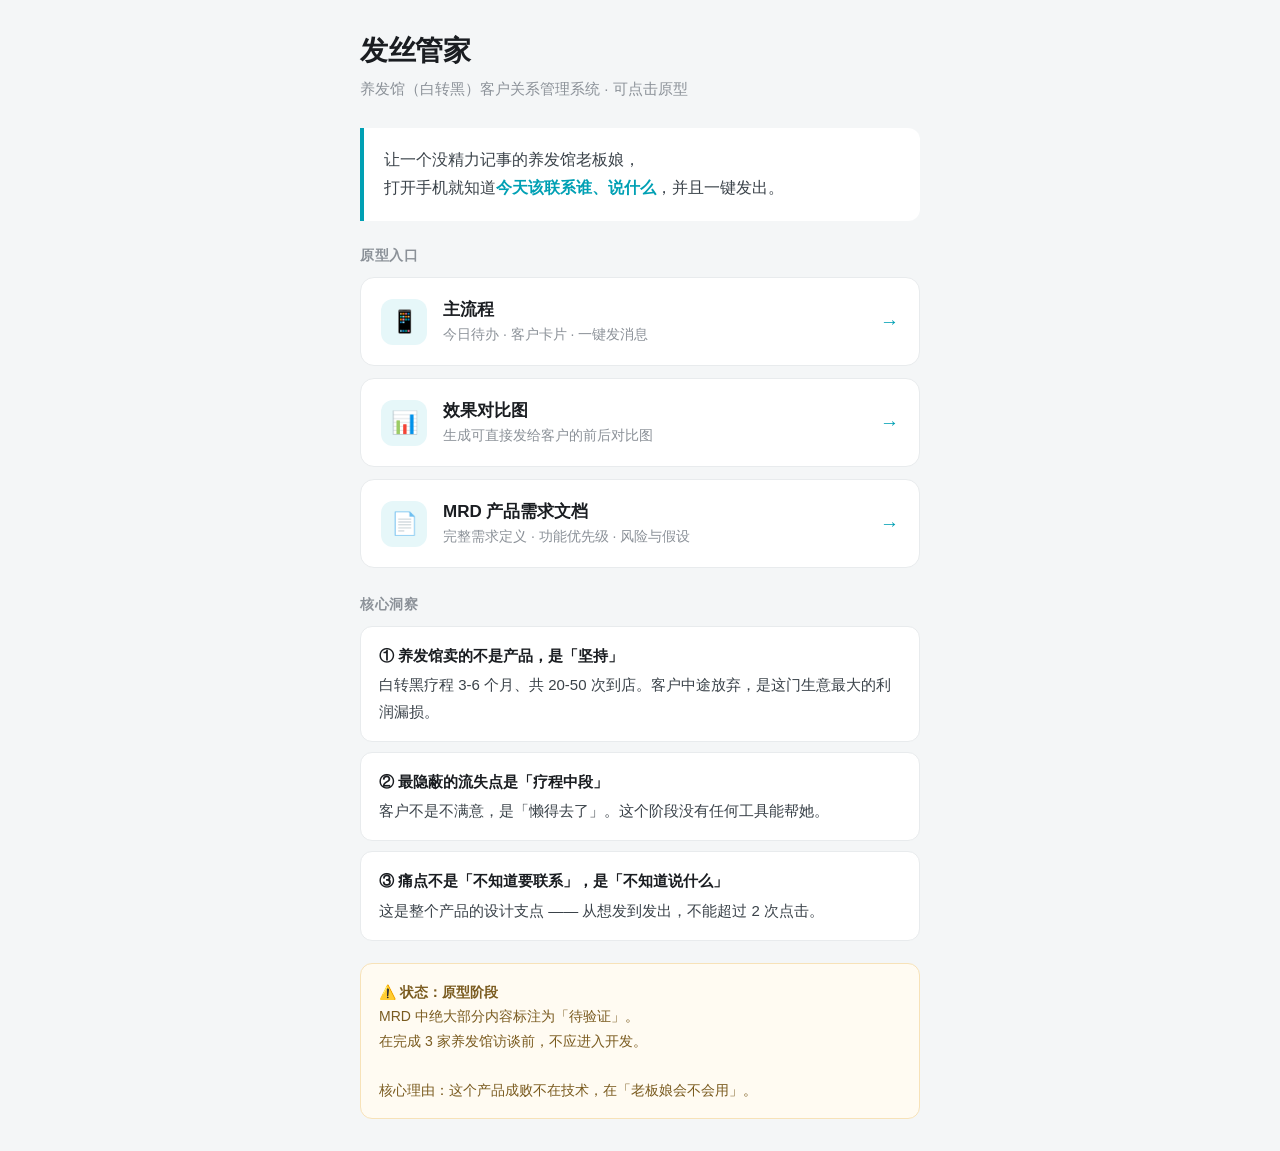
<file: index.html>
<!DOCTYPE html>
<html lang="zh-CN">
<head>
<meta charset="UTF-8">
<meta name="viewport" content="width=device-width,initial-scale=1">
<title>发丝管家 · 原型</title>
<style>
  *{margin:0;padding:0;box-sizing:border-box;}
  body{
    font-family:-apple-system,"PingFang SC","Microsoft YaHei",sans-serif;
    background:#F4F6F7;color:#1A1D21;min-height:100vh;
    display:flex;justify-content:center;padding:32px 20px;
  }
  .wrap{width:100%;max-width:560px;}
  h1{font-size:28px;font-weight:700;letter-spacing:-.5px;margin-bottom:6px;}
  .sub{font-size:15px;color:#8B9198;margin-bottom:26px;line-height:1.7;}

  .lead{
    background:#fff;border-left:4px solid #00A0B4;border-radius:0 12px 12px 0;
    padding:18px 20px;margin-bottom:26px;font-size:16px;line-height:1.8;color:#3A4249;
  }
  .lead b{color:#00A0B4;}

  .cards{display:flex;flex-direction:column;gap:12px;margin-bottom:28px;}
  a.card{
    background:#fff;border-radius:14px;padding:20px;text-decoration:none;
    color:inherit;display:flex;align-items:center;gap:16px;
    border:1.5px solid #E8EBED;transition:all .15s;
  }
  a.card:hover{border-color:#00A0B4;transform:translateY(-2px);
    box-shadow:0 6px 20px rgba(0,160,180,.13);}
  a.card .ic{
    width:46px;height:46px;border-radius:12px;background:#E6F7F9;
    display:flex;align-items:center;justify-content:center;font-size:22px;flex-shrink:0;
  }
  a.card .t{font-size:17px;font-weight:700;margin-bottom:3px;}
  a.card .d{font-size:14px;color:#8B9198;line-height:1.5;}
  a.card .go{margin-left:auto;color:#00A0B4;font-size:19px;font-weight:700;}

  .sec{font-size:14px;font-weight:700;color:#8B9198;letter-spacing:.5px;margin:0 0 12px;}
  .row{
    background:#fff;border-radius:12px;padding:16px 18px;margin-bottom:10px;
    font-size:15px;line-height:1.75;color:#3A4249;border:1.5px solid #E8EBED;
  }
  .row .k{font-weight:700;color:#1A1D21;display:block;margin-bottom:3px;}
  a.link{color:#00A0B4;text-decoration:none;font-weight:600;}

  .warn{
    background:#FFFBF2;border:1.5px solid #F7E2B8;border-radius:12px;
    padding:16px 18px;font-size:14px;line-height:1.75;color:#7A5B1F;margin-top:22px;
  }
</style>
</head>
<body>
<div class="wrap">

  <h1>发丝管家</h1>
  <div class="sub">养发馆（白转黑）客户关系管理系统 · 可点击原型</div>

  <div class="lead">
    让一个没精力记事的养发馆老板娘，<br>
    打开手机就知道<b>今天该联系谁、说什么</b>，并且一键发出。
  </div>

  <div class="sec">原型入口</div>
  <div class="cards">
    <a class="card" href="prototype.html">
      <div class="ic">📱</div>
      <div>
        <div class="t">主流程</div>
        <div class="d">今日待办 · 客户卡片 · 一键发消息</div>
      </div>
      <div class="go">→</div>
    </a>
    <a class="card" href="compare_poster.html">
      <div class="ic">📊</div>
      <div>
        <div class="t">效果对比图</div>
        <div class="d">生成可直接发给客户的前后对比图</div>
      </div>
      <div class="go">→</div>
    </a>
    <a class="card" href="MRD_发丝管家.md">
      <div class="ic">📄</div>
      <div>
        <div class="t">MRD 产品需求文档</div>
        <div class="d">完整需求定义 · 功能优先级 · 风险与假设</div>
      </div>
      <div class="go">→</div>
    </a>
  </div>

  <div class="sec">核心洞察</div>
  <div class="row">
    <span class="k">① 养发馆卖的不是产品，是「坚持」</span>
    白转黑疗程 3-6 个月、共 20-50 次到店。客户中途放弃，是这门生意最大的利润漏损。
  </div>
  <div class="row">
    <span class="k">② 最隐蔽的流失点是「疗程中段」</span>
    客户不是不满意，是「懒得去了」。这个阶段没有任何工具能帮她。
  </div>
  <div class="row">
    <span class="k">③ 痛点不是「不知道要联系」，是「不知道说什么」</span>
    这是整个产品的设计支点 —— 从想发到发出，不能超过 2 次点击。
  </div>

  <div class="warn">
    <b>⚠️ 状态：原型阶段</b><br>
    MRD 中绝大部分内容标注为「待验证」。<br>
    在完成 3 家养发馆访谈前，不应进入开发。<br><br>
    核心理由：这个产品成败不在技术，在「老板娘会不会用」。
  </div>

</div>
</body>
</html>
</file>
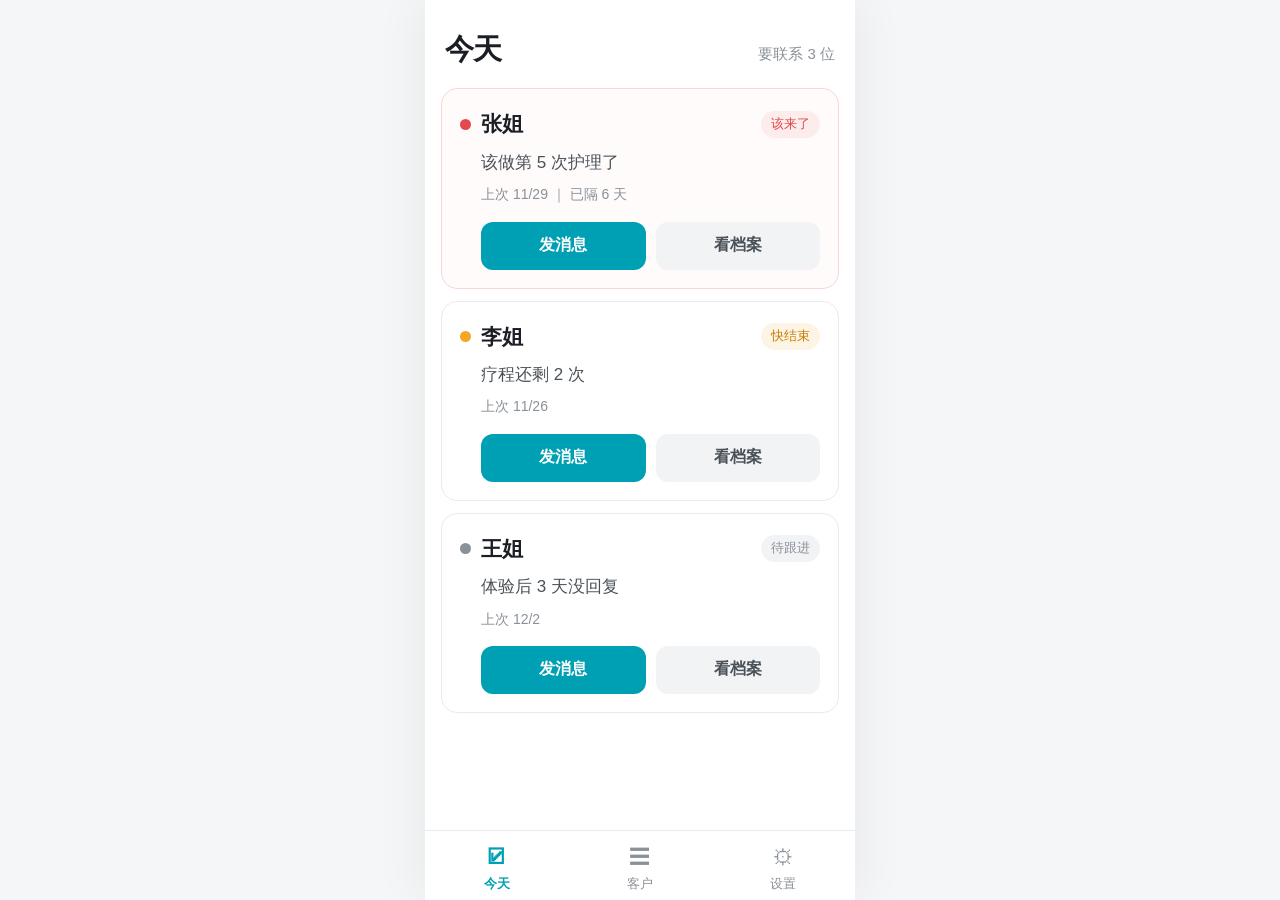
<file: app/index.html>
<!DOCTYPE html>
<html lang="zh-CN">
<head>
<meta charset="UTF-8">
<meta name="viewport" content="width=device-width,initial-scale=1,maximum-scale=1,user-scalable=no,viewport-fit=cover">
<meta name="apple-mobile-web-app-capable" content="yes">
<meta name="theme-color" content="#FFFFFF">
<title>发丝管家</title>
<link rel="stylesheet" href="app.css">
</head>
<body>

<div class="phone">

  <!-- ============ 首页：今日待办 ============ -->
  <section class="page active" id="pg-home">
    <div class="head">
      <h1>今天</h1>
      <span class="sub" id="todoCount">…</span>
    </div>
    <div class="list" id="todoList"></div>
  </section>

  <!-- ============ 客户列表 ============ -->
  <section class="page" id="pg-customers">
    <div class="head">
      <h1>客户</h1>
      <button class="head-add" onclick="newCustomer()">＋ 加客户</button>
    </div>
    <div class="list" id="custList"></div>
  </section>

  <!-- ============ 客户详情 ============ -->
  <section class="page" id="pg-detail">
    <div class="detail-head">
      <button class="back" onclick="back()">←</button>
      <div class="dh-txt">
        <div class="dname" id="dName">—</div>
        <div class="dsub" id="dSub">—</div>
      </div>
      <button class="back" style="margin-left:auto" onclick="editCustomer()">✎</button>
    </div>
    <div class="body" id="dBody"></div>
  </section>

  <!-- ============ 设置 ============ -->
  <section class="page" id="pg-settings">
    <div class="head"><h1>设置</h1></div>
    <div class="body">
      <div class="sec-title">店铺信息</div>
      <label class="field">
        <span>店名（会印在分享图上）</span>
        <input id="setShop" placeholder="例如：张姐养发馆" oninput="saveShop(this.value)">
      </label>
      <label class="field">
        <span>电话（会印在分享图上，客户找你用）</span>
        <input id="setPhone" type="tel" placeholder="例如：13800138000" oninput="savePhone(this.value)">
      </label>
      <div class="warn-box" id="phoneWarn" style="margin-bottom:6px;display:none">
        还没填电话 —— 分享给客户的对比图底部会缺联系方式，建议补上。
      </div>

      <div class="sec-title">数据</div>
      <div class="stat-box" id="statBox">…</div>
      <button class="btn btn-ghost w100" style="margin-top:12px" onclick="exportData()">⬇ 导出备份（换手机用）</button>
      <button class="btn btn-ghost w100" style="margin-top:10px" onclick="document.getElementById('impFile').click()">⬆ 导入备份</button>
      <input type="file" id="impFile" accept=".json" style="display:none" onchange="importData(this)">

      <div class="sec-title">拍照自检</div>
      <div class="stat-box" id="diagBox" style="white-space:pre-line;font-size:15px;line-height:1.9">点下面按钮检查</div>
      <button class="btn btn-ghost w100" style="margin-top:12px" onclick="runDiag()">🔍 检查相机环境</button>
      <button class="btn btn-ghost w100" style="margin-top:10px" onclick="testShoot()">📷 试拍一张（不保存）</button>

      <div class="warn-box" style="margin-top:22px">
        <b>数据存在这台手机上</b><br>
        换手机或清理浏览器数据会丢失。重要数据请定期导出备份。
      </div>

      <button class="btn btn-danger w100" style="margin-top:26px" onclick="clearAll()">清空全部数据</button>
    </div>
  </section>

  <!-- 底部 tab -->
  <nav class="tabbar" id="tabbar">
    <div class="tab on" data-pg="pg-home" onclick="go('pg-home')"><span class="ic">☑</span>今天</div>
    <div class="tab" data-pg="pg-customers" onclick="go('pg-customers')"><span class="ic">☰</span>客户</div>
    <div class="tab" data-pg="pg-settings" onclick="go('pg-settings')"><span class="ic">⚙</span>设置</div>
  </nav>
</div>

<!-- ============ 弹层：发消息 ============ -->
<div class="sheet-mask" id="msgMask" onclick="if(event.target===this)closeMsg()">
  <div class="sheet">
    <h3 id="msgTitle">发消息</h3>
    <div class="hint">内容可以改，也可以直接发</div>
    <textarea class="msgbox" id="msgBox" rows="5"></textarea>
    <div class="sheet-btns">
      <button class="btn btn-ghost" onclick="closeMsg()">取消</button>
      <button class="btn btn-primary" onclick="copyMsg()">复制文案</button>
    </div>
    <button class="btn btn-primary w100" style="margin-top:10px;height:52px" onclick="sendMsg()">我已发出，标记已联系</button>
  </div>
</div>

<!-- ============ 弹层：对比图 ============ -->
<div class="sheet-mask" id="cmpMask" onclick="if(event.target===this)closeCmp()">
  <div class="sheet">
    <h3 id="cmpTitle">效果对比</h3>
    <div class="hint" id="cmpHint"></div>
    <div class="cmp-preview" id="cmpPreview">
      <div class="cmp-loading">正在生成对比图…</div>
    </div>
    <div class="sheet-btns" style="margin-top:16px">
      <button class="btn btn-ghost" onclick="closeCmp()">关闭</button>
      <button class="btn btn-primary" id="cmpShareBtn" onclick="doShareCmp()">发给客户</button>
    </div>
    <button class="btn btn-ghost w100" style="margin-top:10px" onclick="doSaveCmp()">存到相册</button>
  </div>
</div>

<!-- ============ 弹层：编辑客户 ============ -->
<div class="sheet-mask" id="editMask" onclick="if(event.target===this)closeEdit()">
  <div class="sheet">
    <h3 id="editTitle">加客户</h3>
    <label class="field"><span>姓名</span><input id="fName" placeholder="如：张姐"></label>
    <label class="field"><span>项目</span><input id="fProj" placeholder="如：白发转黑 · 疗程A"></label>
    <div class="row2">
      <label class="field"><span>总次数</span><input id="fTotal" type="number" min="1" value="12"></label>
      <label class="field"><span>已完成</span><input id="fDone" type="number" min="0" value="0"></label>
    </div>
    <label class="field"><span>间隔天数</span><input id="fGap" type="number" min="1" value="6"></label>
    <label class="field"><span>上次到店</span><input id="fLast" type="date"></label>
    <label class="field"><span>备注</span><input id="fNote" placeholder="如：女儿下月结婚"></label>
    <div class="sheet-btns" style="margin-top:6px">
      <button class="btn btn-ghost" onclick="closeEdit()">取消</button>
      <button class="btn btn-primary" onclick="saveEdit()">保存</button>
    </div>
  </div>
</div>

<!-- ============ 弹层：看大图 ============ -->
<div class="viewer" id="viewer" onclick="closeViewer()">
  <img id="viewerImg" alt="">
  <div class="viewer-btns" onclick="event.stopPropagation()">
    <button class="btn btn-primary" id="viewerShare">分享这张</button>
    <button class="btn btn-ghost" onclick="closeViewer()">关闭</button>
  </div>
</div>

<div class="toast" id="toast"></div>

<script src="db.js"></script>
<script src="capture.js"></script>
<script src="app.js"></script>
</body>
</html>
</file>
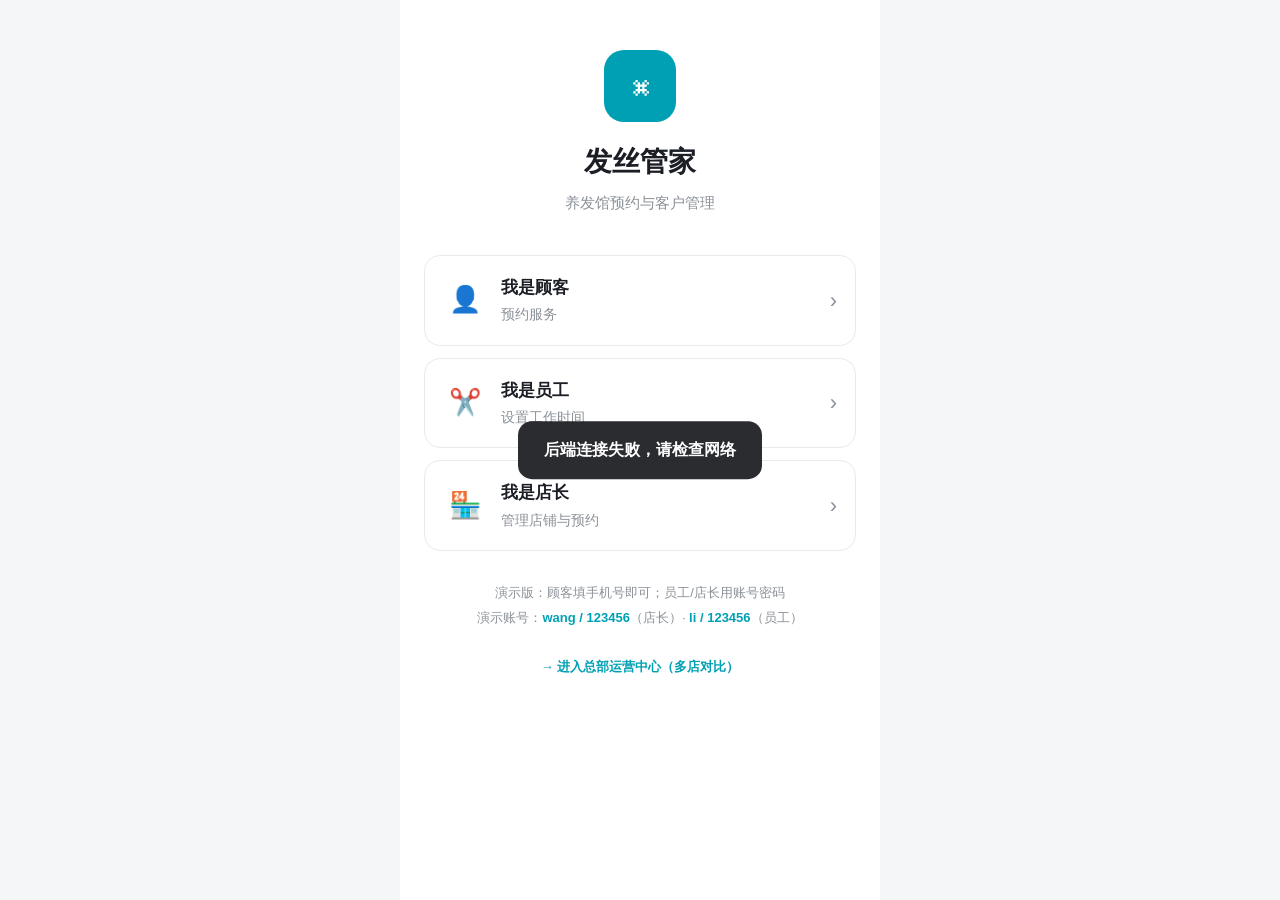
<file: v2/index.html>
<!DOCTYPE html>
<html lang="zh-CN">
<head>
<meta charset="UTF-8">
<meta name="viewport" content="width=device-width,initial-scale=1,maximum-scale=1,user-scalable=no,viewport-fit=cover">
<meta name="theme-color" content="#FFFFFF">
<title>发丝管家 v2</title>
<link rel="stylesheet" href="css/app.css">
</head>
<body>

<!-- ============ 登录 / 身份选择 ============ -->
<section class="screen active" id="sc-login">
  <div class="login-wrap">
    <div class="brand-block">
      <div class="logo">⌘</div>
      <h1>发丝管家</h1>
      <p class="tag">养发馆预约与客户管理</p>
    </div>

    <div class="role-list">
      <div class="role-card" onclick="loginAs('customer')">
        <div class="rc-ic">👤</div>
        <div class="rc-txt">
          <b>我是顾客</b>
          <span>预约服务</span>
        </div>
        <div class="rc-arrow">›</div>
      </div>
      <div class="role-card" onclick="loginAs('staff')">
        <div class="rc-ic">✂️</div>
        <div class="rc-txt">
          <b>我是员工</b>
          <span>设置工作时间</span>
        </div>
        <div class="rc-arrow">›</div>
      </div>
      <div class="role-card" onclick="loginAs('manager')">
        <div class="rc-ic">🏪</div>
        <div class="rc-txt">
          <b>我是店长</b>
          <span>管理店铺与预约</span>
        </div>
        <div class="rc-arrow">›</div>
      </div>
    </div>

    <div class="login-note">
      演示版：顾客填手机号即可；员工/店长用账号密码
      <br>演示账号：<b>wang / 123456</b>（店长）· <b>li / 123456</b>（员工）
      <br><br>
      <a href="hq/index.html" style="color:#00A0B4;font-weight:600;text-decoration:none">
        → 进入总部运营中心（多店对比）
      </a>
    </div>
  </div>
</section>

<!-- ============ 顾客登录 ============ -->
<section class="screen" id="sc-custlogin">
  <div class="topbar">
    <button class="back" onclick="go('sc-login')">←</button>
    <span class="tb-title">顾客登录</span>
  </div>
  <div class="body pad">
    <div class="field-note">首次预约自动注册，无需密码</div>
    <label class="field">
      <span>姓名</span>
      <input id="ci-name" placeholder="如：李姐">
    </label>
    <label class="field">
      <span>手机号</span>
      <input id="ci-phone" type="tel" inputmode="numeric" maxlength="11" placeholder="11 位手机号">
    </label>
    <button class="btn btn-primary w100 big" onclick="doCustomerLogin()">进入</button>
  </div>
</section>

<!-- ============ 员工/店长登录 ============ -->
<section class="screen" id="sc-stafflogin">
  <div class="topbar">
    <button class="back" onclick="go('sc-login')">←</button>
    <span class="tb-title">员工 / 店长登录</span>
  </div>
  <div class="body pad">
    <label class="field">
      <span>账号</span>
      <input id="si-user" placeholder="用户名" autocapitalize="off">
    </label>
    <label class="field">
      <span>密码</span>
      <input id="si-pass" type="password" placeholder="密码">
    </label>
    <button class="btn btn-primary w100 big" onclick="doStaffLogin()">登录</button>
    <div class="login-note" style="margin-top:24px">
      演示账号：<br>
      店长 wang / 123456<br>
      员工 li / 123456<br>
      员工 zhang / 123456
    </div>
  </div>
</section>

<!-- ============ 顾客：选店 → 选服务 → 选时段 ============ -->
<section class="screen" id="sc-book">
  <div class="topbar">
    <button class="back" onclick="logout()">←</button>
    <span class="tb-title" id="bk-shop">预约</span>
    <button class="tb-right" id="bk-mine" onclick="showMyBookings()">我的预约</button>
  </div>

  <div class="body">
    <!-- 选服务 -->
    <div class="sec">
      <div class="sec-h">选择服务</div>
      <div class="chips" id="svc-chips"></div>
    </div>

    <!-- 选日期 -->
    <div class="sec">
      <div class="sec-h">选择日期</div>
      <div class="date-row" id="date-row"></div>
    </div>

    <!-- 选技师（受开关控制） -->
    <div class="sec" id="staff-sec" style="display:none">
      <div class="sec-h">选择技师</div>
      <div class="chips" id="staff-chips"></div>
    </div>

    <!-- 选时段 -->
    <div class="sec">
      <div class="sec-h">选择时间 <span class="sec-tip">30 分钟为一格</span></div>
      <div class="slots" id="slot-grid"></div>
    </div>
  </div>

  <div class="footer-bar" id="bk-footer" style="display:none">
    <div class="fb-info" id="fb-info"></div>
    <button class="btn btn-primary" onclick="confirmBooking()" id="fb-btn">确认预约</button>
  </div>
</section>

<!-- ============ 顾客：我的预约 ============ -->
<section class="screen" id="sc-mine">
  <div class="topbar">
    <button class="back" onclick="go('sc-book')">←</button>
    <span class="tb-title">我的预约</span>
  </div>
  <div class="body pad" id="mine-list"></div>
</section>

<!-- ============ 员工端 ============ -->
<section class="screen" id="sc-staff">
  <div class="topbar">
    <span class="tb-title" id="st-title">我的工作台</span>
    <button class="tb-right" onclick="logout()">退出</button>
  </div>
  <div class="tabs" id="staff-tabs">
    <div class="tab on" data-t="schedule" onclick="staffTab('schedule')">工作时间</div>
    <div class="tab" data-t="today" onclick="staffTab('today')">今天</div>
  </div>
  <div class="body pad" id="staff-body"></div>
</section>

<!-- ============ 店长端 ============ -->
<section class="screen" id="sc-manager">
  <div class="topbar">
    <span class="tb-title" id="mg-title">店铺管理</span>
    <button class="tb-right" onclick="logout()">退出</button>
  </div>
  <div class="tabs" id="mg-tabs">
    <div class="tab on" data-t="today" onclick="mgTab('today')">今日</div>
    <div class="tab" data-t="book" onclick="mgTab('book')">代客预约</div>
    <div class="tab" data-t="staff" onclick="mgTab('staff')">员工</div>
    <div class="tab" data-t="shop" onclick="mgTab('shop')">店铺</div>
  </div>
  <div class="body pad" id="mg-body"></div>
</section>

<!-- 弹层 -->
<div class="sheet-mask" id="mask" onclick="if(event.target===this)closeSheet()">
  <div class="sheet" id="sheet-body"></div>
</div>

<div class="toast" id="toast"></div>

<script src="js/db.js"></script>
<script src="js/api.js"></script>
<script src="js/booking.js"></script>
<script src="js/app.js"></script>
</body>
</html>
</file>
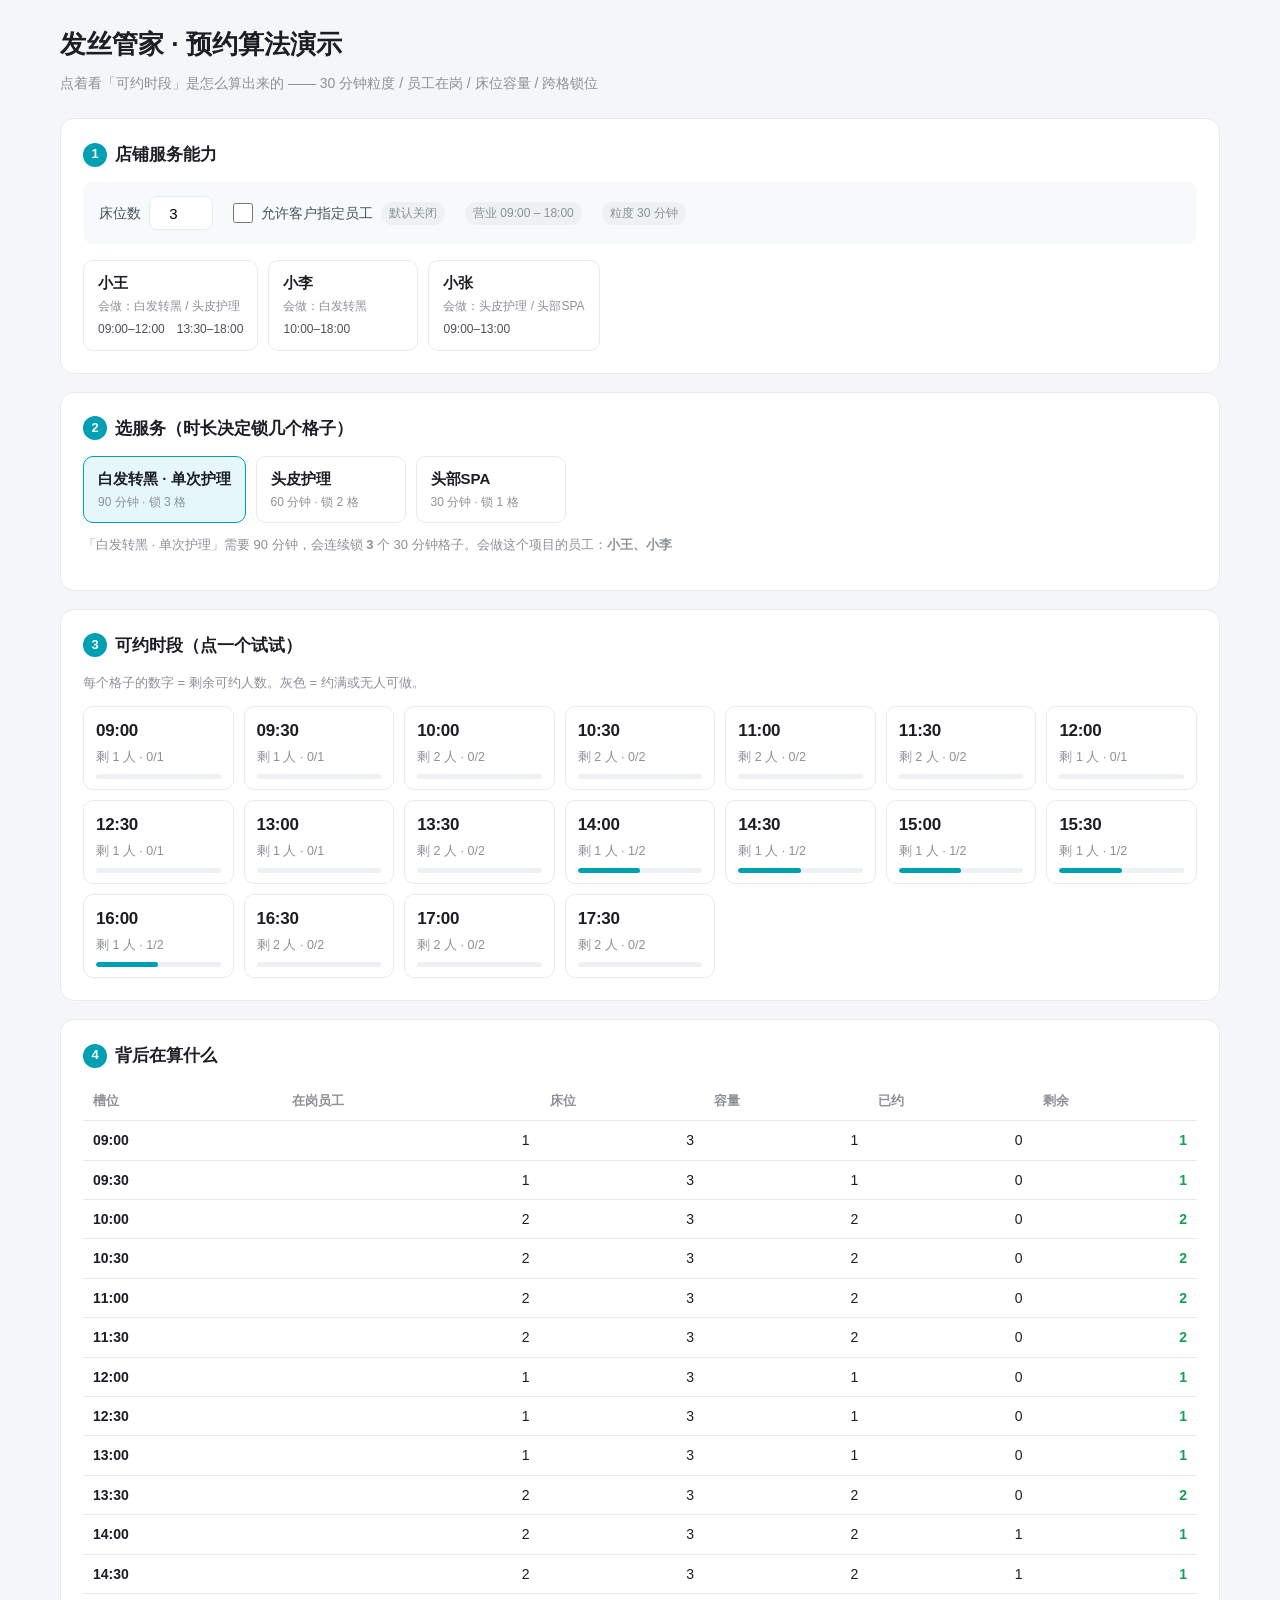
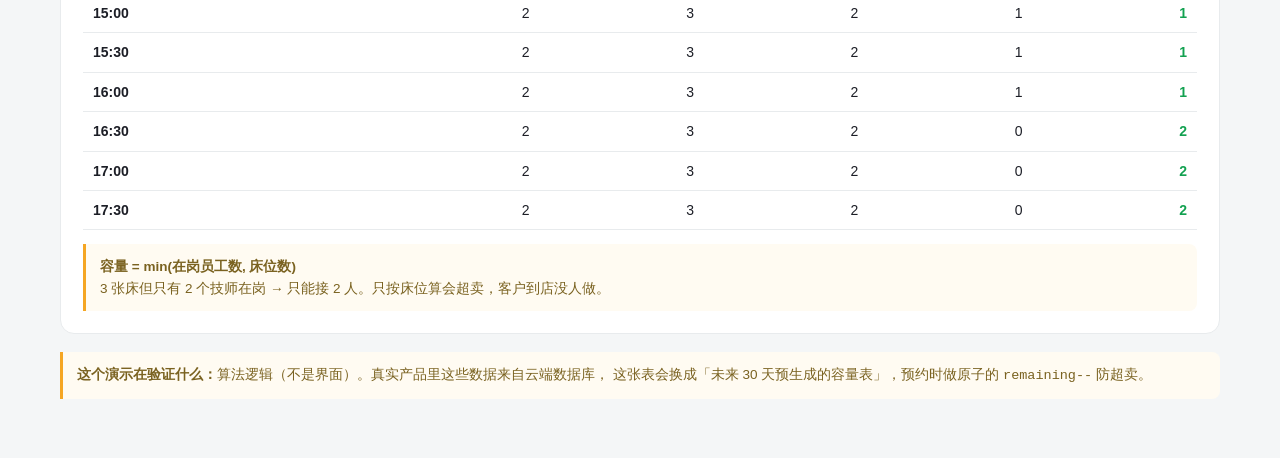
<file: plan/demo/index.html>
<!DOCTYPE html>
<html lang="zh-CN">
<head>
<meta charset="UTF-8">
<meta name="viewport" content="width=device-width,initial-scale=1">
<title>发丝管家 · 预约原型演示</title>
<style>
*{margin:0;padding:0;box-sizing:border-box}
:root{--ink:#1C1E26;--gray:#8B9198;--line:#E8EBED;--bg:#F4F6F7;--brand:#00A0B4;--brand-l:#E6F7F9;
      --red:#E5484D;--amber:#F5A623;--green:#12A150}
body{font-family:-apple-system,"PingFang SC","Microsoft YaHei",sans-serif;background:var(--bg);color:var(--ink);font-size:15px;line-height:1.6}
.wrap{max-width:1200px;margin:0 auto;padding:24px 20px 60px}

h1{font-size:26px;margin-bottom:6px}
.sub{color:var(--gray);font-size:14px;margin-bottom:24px}

.panel{background:#fff;border:1px solid var(--line);border-radius:14px;padding:22px;margin-bottom:18px}
.panel h2{font-size:17px;margin-bottom:14px;display:flex;align-items:center;gap:8px}
.panel h2 .n{background:var(--brand);color:#fff;width:24px;height:24px;border-radius:50%;font-size:13px;display:flex;align-items:center;justify-content:center;flex:0 0 24px}

.grid{display:grid;grid-template-columns:repeat(auto-fill,minmax(280px,1fr));gap:14px}
.row{display:flex;gap:16px;flex-wrap:wrap;align-items:flex-start}
.col{flex:1;min-width:300px}

/* 配置区 */
.cfg{display:flex;gap:20px;flex-wrap:wrap;align-items:center;background:#F7FAFB;border-radius:10px;padding:14px 16px;margin-bottom:16px}
.cfg label{font-size:14px;color:#4A5158;display:flex;align-items:center;gap:8px;cursor:pointer}
.cfg input[type=number]{width:64px;height:34px;border:1px solid var(--line);border-radius:8px;padding:0 8px;font-family:inherit;font-size:15px;text-align:center}
.cfg input[type=checkbox]{width:20px;height:20px;accent-color:var(--brand);cursor:pointer}
.badge{font-size:12px;padding:2px 8px;border-radius:20px;background:#EEF1F3;color:var(--gray)}

/* 时段表 */
.slots{display:grid;grid-template-columns:repeat(auto-fill,minmax(132px,1fr));gap:10px}
.slot{border:1.5px solid var(--line);border-radius:10px;padding:10px 12px;cursor:pointer;transition:.12s;background:#fff;position:relative}
.slot:hover{border-color:var(--brand)}
.slot.full{background:#FAFBFC;border-color:#EDF0F2;cursor:not-allowed;opacity:.65}
.slot.sel{border-color:var(--brand);border-width:2.5px;background:var(--brand-l)}
.slot .t{font-size:17px;font-weight:700;letter-spacing:-.3px}
.slot .cap{font-size:12.5px;color:var(--gray);margin-top:3px}
.slot .bar{height:5px;border-radius:3px;background:#EEF1F3;margin-top:7px;overflow:hidden}
.slot .bar i{display:block;height:100%;background:var(--brand);border-radius:3px}
.slot.full .bar i{background:#C9CDD1}
.slot .why{font-size:11.5px;color:var(--red);margin-top:4px}

/* 员工卡片 */
.staff{display:flex;gap:10px;flex-wrap:wrap}
.staff .card{border:1.5px solid var(--line);border-radius:10px;padding:10px 14px;min-width:150px;cursor:pointer}
.staff .card.on{border-color:var(--brand);background:var(--brand-l)}
.staff .card .nm{font-weight:700;font-size:15px}
.staff .card .sk{font-size:12px;color:var(--gray);margin-top:2px}
.staff .card .seg{font-size:12px;color:#4A5158;margin-top:4px}

/* 结果 */
.result{margin-top:16px;border-radius:12px;padding:16px 18px;font-size:15px;line-height:1.8}
.result.ok{background:#ECFAF2;border-left:4px solid var(--green)}
.result.no{background:#FDECEC;border-left:4px solid var(--red)}
.result .big{font-size:20px;font-weight:700;margin-bottom:8px}
.result code{background:#0000000d;padding:2px 6px;border-radius:4px;font-size:13.5px}

table{width:100%;border-collapse:collapse;font-size:14px;margin-top:10px}
th,td{padding:8px 10px;text-align:left;border-bottom:1px solid var(--line)}
th{color:var(--gray);font-weight:600;font-size:13px}
td.num{text-align:right;font-variant-numeric:tabular-nums}

.note{background:#FFFBF2;border-left:3px solid var(--amber);padding:12px 14px;border-radius:0 8px 8px 0;font-size:13.5px;color:#7A6220;margin-top:14px}
.hint{font-size:13px;color:var(--gray);margin-bottom:12px}
button.act{height:44px;padding:0 20px;border-radius:10px;border:none;background:var(--brand);color:#fff;font-size:15px;font-weight:600;font-family:inherit;cursor:pointer}
button.act:disabled{background:#C9CDD1;cursor:not-allowed}
button.ghost{background:#F1F3F5;color:#4A5158}
</style>
</head>
<body>
<div class="wrap">
  <h1>发丝管家 · 预约算法演示</h1>
  <div class="sub">点着看「可约时段」是怎么算出来的 —— 30 分钟粒度 / 员工在岗 / 床位容量 / 跨格锁位</div>

  <!-- 1. 店铺配置 -->
  <div class="panel">
    <h2><span class="n">1</span>店铺服务能力</h2>
    <div class="cfg">
      <label>床位数 <input type="number" id="beds" value="3" min="1" max="20" onchange="refresh()"></label>
      <label><input type="checkbox" id="pick" onchange="refresh()"> 允许客户指定员工 <span class="badge">默认关闭</span></label>
      <span class="badge">营业 09:00 – 18:00</span>
      <span class="badge">粒度 30 分钟</span>
    </div>
    <div class="staff" id="staffBox"></div>
  </div>

  <!-- 2. 选服务 -->
  <div class="panel">
    <h2><span class="n">2</span>选服务（时长决定锁几个格子）</h2>
    <div class="staff" id="svcBox"></div>
    <div class="hint" style="margin-top:12px" id="svcHint"></div>
  </div>

  <!-- 3. 时段 -->
  <div class="panel">
    <h2><span class="n">3</span>可约时段（点一个试试）</h2>
    <div class="hint">每个格子的数字 = 剩余可约人数。灰色 = 约满或无人可做。</div>
    <div class="slots" id="slotBox"></div>
    <div id="resultBox"></div>
  </div>

  <!-- 4. 算法说明 -->
  <div class="panel">
    <h2><span class="n">4</span>背后在算什么</h2>
    <table id="calcTable">
      <thead><tr><th>槽位</th><th class="num">在岗员工</th><th class="num">床位</th><th class="num">容量</th><th class="num">已约</th><th class="num">剩余</th></tr></thead>
      <tbody></tbody>
    </table>
    <div class="note">
      <b>容量 = min(在岗员工数, 床位数)</b><br>
      3 张床但只有 2 个技师在岗 → 只能接 2 人。只按床位算会超卖，客户到店没人做。
    </div>
  </div>

  <div class="note" style="margin-top:0">
    <b>这个演示在验证什么：</b>算法逻辑（不是界面）。真实产品里这些数据来自云端数据库，
    这张表会换成「未来 30 天预生成的容量表」，预约时做原子的 <code>remaining--</code> 防超卖。
  </div>
</div>

<script src="booking.js"></script>
<script>
let selSlot = null;
let selSvc = 'v1';
let selStaff = null;
let lastCalc = null;

/* 初始化员工/服务展示 */
function renderStaff() {
  document.getElementById('staffBox').innerHTML = DEMO.staff.map(s => `
    <div class="card" data-sid="${s.id}">
      <div class="nm">${s.name}</div>
      <div class="sk">会做：${s.skills.join(' / ')}</div>
      <div class="seg">${s.segments.map(x => x.join('–')).join('　')}</div>
    </div>`).join('');
}

function renderSvc() {
  document.getElementById('svcBox').innerHTML = DEMO.services.map(s => `
    <div class="card ${s.id === selSvc ? 'on' : ''}" onclick="pickSvc('${s.id}')">
      <div class="nm">${s.name}</div>
      <div class="sk">${s.durationMin} 分钟 · 锁 ${Math.ceil(s.durationMin / SLOT)} 格</div>
    </div>`).join('');

  const svc = DEMO.services.find(s => s.id === selSvc);
  const elig = eligibleStaff(selSvc);
  document.getElementById('svcHint').innerHTML =
    `「${svc.name}」需要 ${svc.durationMin} 分钟，会连续锁 <b>${Math.ceil(svc.durationMin/SLOT)}</b> 个 30 分钟格子。` +
    `会做这个项目的员工：<b>${elig.map(s=>s.name).join('、') || '无'}</b>`;
}

function pickSvc(id) { selSvc = id; selSlot = null; renderSvc(); renderSlots(); document.getElementById('resultBox').innerHTML = ''; }

function refresh() {
  DEMO.shop.bedCount = parseInt(document.getElementById('beds').value) || 3;
  DEMO.shop.allowCustomerPickStaff = document.getElementById('pick').checked;
  selSlot = null;
  renderStaff(); renderSvc(); renderSlots();
  document.getElementById('resultBox').innerHTML = '';
}

function renderSlots() {
  const slots = allSlots();
  document.getElementById('slotBox').innerHTML = slots.map(s => {
    const st = slotStatus(s, selSvc);
    const full = st.remaining <= 0;
    const pct = st.capacity ? Math.round((st.booked / st.capacity) * 100) : 100;
    const cls = ['slot'];
    if (full) cls.push('full');
    if (selSlot === s) cls.push('sel');
    let why = '';
    if (st.onDuty === 0) why = '无人上班';
    else if (full) why = '已约满';
    return `<div class="${cls.join(' ')}" data-slot="${s}" onclick="pickSlot('${s}')">
      <div class="t">${s}</div>
      <div class="cap">${st.onDuty===0 ? '无人上班' : `剩 ${st.remaining} 人 · ${st.booked}/${st.capacity}`}</div>
      <div class="bar"><i style="width:${pct}%"></i></div>
      ${why ? `<div class="why">${why}</div>` : ''}
    </div>`;
  }).join('');

  // 计算表
  document.querySelector('#calcTable tbody').innerHTML = slots.map(s => {
    const st = slotStatus(s, selSvc);
    return `<tr>
      <td><b>${s}</b></td>
      <td class="num">${st.onDuty}</td>
      <td class="num">${st.beds}</td>
      <td class="num">${st.capacity}</td>
      <td class="num">${st.booked}</td>
      <td class="num" style="color:${st.remaining>0?'var(--green)':'var(--red)'}"><b>${st.remaining}</b></td>
    </tr>`;
  }).join('');
}

function pickSlot(slot) {
  selSlot = slot;

  // ★ 先算好结果，再一次性渲染，避免「重建列表后又渲染结果」的节点竞态
  const svc = DEMO.services.find(s => s.id === selSvc);
  const r = canBookRange(slot, svc.durationMin, null, selSvc);

  let html = '';
  if (r.ok) {
    html = `<div class="result ok">
      <div class="big">✓ 可以约</div>
      <b>${slot}</b> 起，做「${svc.name}」（${svc.durationMin} 分钟）<br>
      会占用格子：<code>${r.slots.join(' → ')}</code><br>
      校验过程：<br>
      ${r.each.map(e => `　· ${e.slot}　在岗 ${e.onDuty} 人 / 床位 ${e.beds} → 容量 ${e.capacity}，已约 ${e.booked}，<b>剩 ${e.remaining}</b>`).join('<br>')}
      <div style="margin-top:12px">
        ${DEMO.shop.allowCustomerPickStaff
          ? `<button class="act" onclick="showPickStaff()">下一步：选技师（已开启）</button>`
          : `<button class="act" disabled>客户不能选技师（开关关闭）</button>
             <div style="font-size:13px;color:#8B9198;margin-top:8px">→ 预约单进入「待店长分配」，店长在后台指定技师</div>`}
      </div>
    </div>`;
  } else {
    html = `<div class="result no">
      <div class="big">✗ 不能约</div>
      原因：<b>${r.reason || '时段不可约'}</b><br>
      ${r.reason === '超出营业时间'
        ? `营业到 ${DEMO.shop.businessHours.close}，${slot} 起做 ${svc.durationMin} 分钟会超出。`
        : (r.each || []).map(e => `　· ${e.slot}　剩 ${e.remaining} 人`).join('<br>')}
    </div>`;
  }

  // 一次性：更新选中态 + 渲染结果（不重建整个列表）
  document.querySelectorAll('#slotBox .slot').forEach(el => {
    el.classList.toggle('sel', el.dataset.slot === slot);
  });
  document.getElementById('resultBox').innerHTML = html;
}

function showPickStaff() {
  const svc = DEMO.services.find(s => s.id === selSvc);
  const elig = eligibleStaff(selSvc);
  const rows = elig.map(s => {
    const r = canBookRange(selSlot, svc.durationMin, s.id, selSvc);
    return `<div class="card ${r.ok?'':'full'}" onclick="${r.ok?`pickStaffOk('${s.id}')`:''}" style="${r.ok?'':'opacity:.5;cursor:not-allowed'}">
      <div class="nm">${s.name} ${r.ok?'✓':'✗'}</div>
      <div class="sk">${r.ok ? '这个时段有空' : '这个时段已被占/不在岗'}</div>
    </div>`;
  }).join('');
  document.getElementById('resultBox').innerHTML = `<div class="result ok">
    <div class="big">选技师</div>
    <div class="staff">${rows}</div>
    <div style="font-size:13px;color:#8B9198;margin-top:10px">注意：指定员工时，每个格子都要该员工「在岗 + 空闲」才算可约。</div>
  </div>`;
}

function pickStaffOk(id) {
  const svc = DEMO.services.find(s => s.id === selSvc);
  const r = canBookRange(selSlot, svc.durationMin, id, selSvc);
  const staff = DEMO.staff.find(s => s.id === id);
  document.getElementById('resultBox').innerHTML = `<div class="result ok">
    <div class="big">✓ 预约成功（演示）</div>
    <b>${selSlot}</b> · ${staff.name} · ${svc.name}（${svc.durationMin} 分钟）<br>
    锁定格子：<code>${r.slots.join(' → ')}</code><br>
    <div style="margin-top:10px;color:#12A150">真实系统中：这一步会用事务做 remaining-- 防超卖，同时写唯一索引 staffId+slotKey。</div>
  </div>`;
}

/* 启动 */
renderStaff(); renderSvc(); renderSlots();
</script>
</body>
</html>
</file>
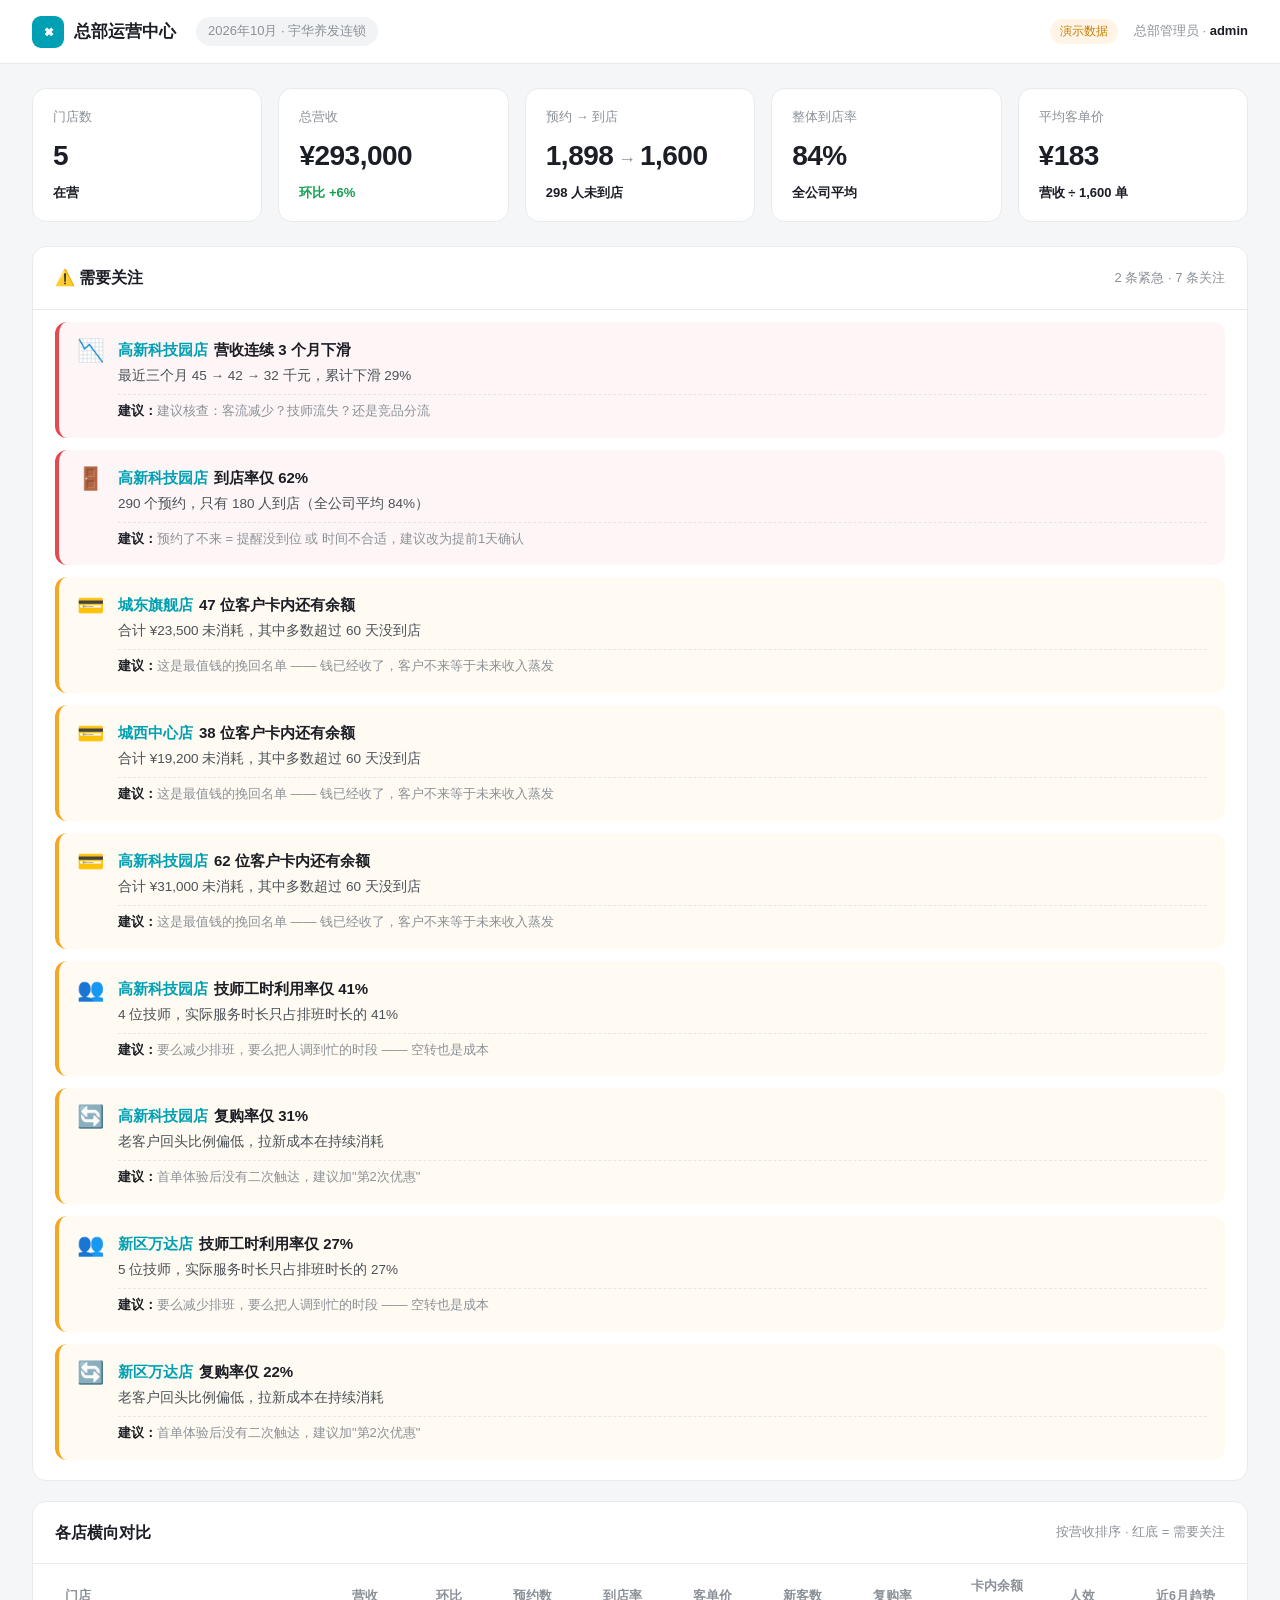
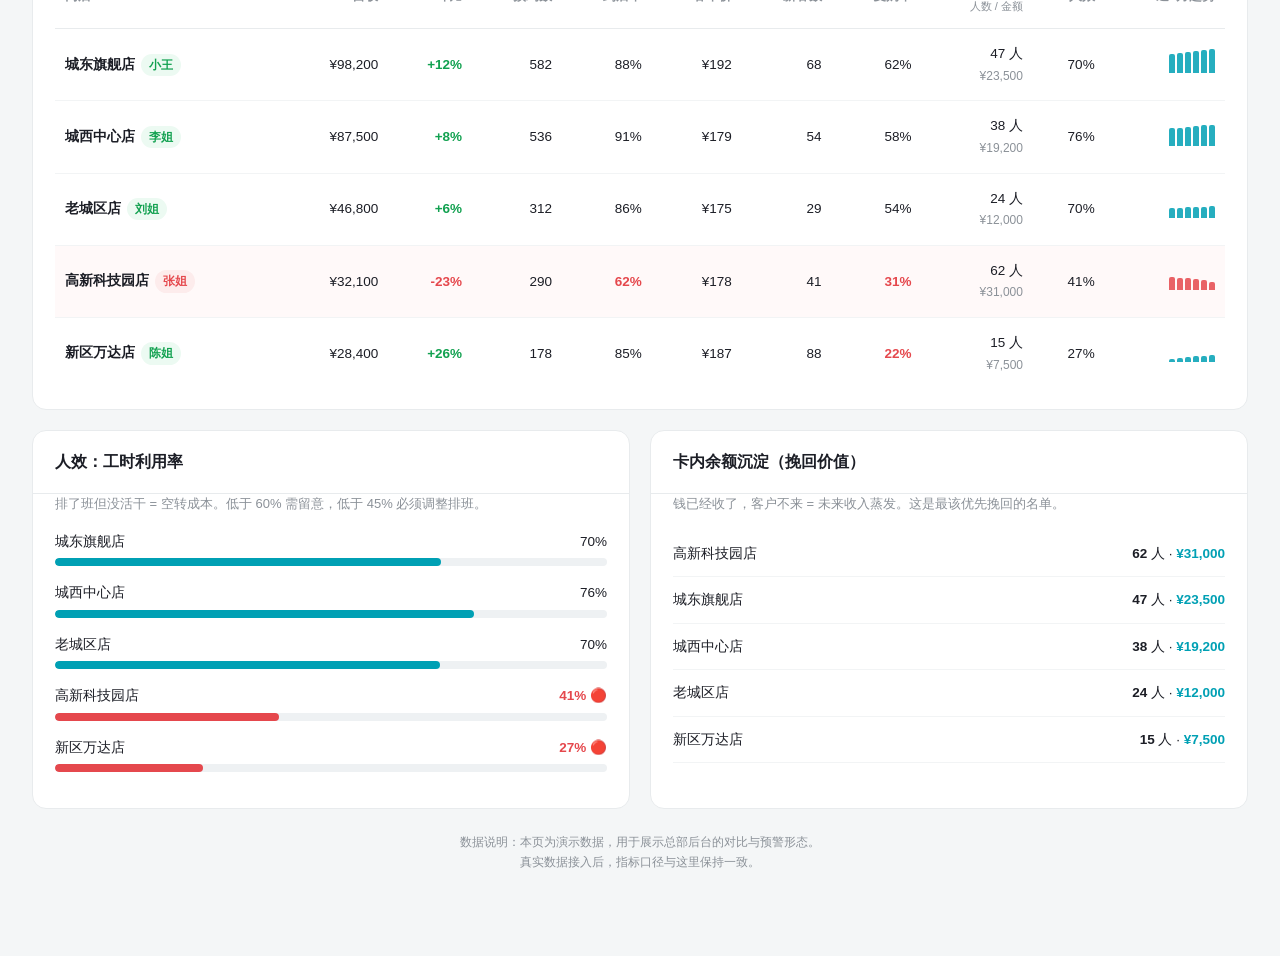
<file: v2/hq/index.html>
<!DOCTYPE html>
<html lang="zh-CN">
<head>
<meta charset="UTF-8">
<meta name="viewport" content="width=device-width,initial-scale=1">
<title>总部运营中心 · 发丝管家</title>
<style>
*{margin:0;padding:0;box-sizing:border-box}
:root{--ink:#1C1E26;--gray:#8B9198;--line:#E8EBED;--bg:#F4F6F7;
      --brand:#00A0B4;--brand-l:#E6F7F9;--red:#E5484D;--amber:#F5A623;--green:#12A150}
body{font-family:-apple-system,BlinkMacSystemFont,"PingFang SC","Microsoft YaHei",sans-serif;
  background:var(--bg);color:var(--ink);font-size:14px;line-height:1.6}

/* 顶部 */
.topbar{background:#fff;border-bottom:1px solid var(--line);padding:0 32px;
  display:flex;align-items:center;height:64px;position:sticky;top:0;z-index:50}
.logo{display:flex;align-items:center;gap:10px;font-size:17px;font-weight:700}
.logo .ic{width:32px;height:32px;border-radius:9px;background:var(--brand);color:#fff;
  display:flex;align-items:center;justify-content:center;font-size:17px}
.topbar .period{margin-left:20px;color:var(--gray);font-size:13px;
  background:#F1F3F5;padding:4px 12px;border-radius:20px}
.topbar .right{margin-left:auto;display:flex;align-items:center;gap:16px;
  font-size:13px;color:var(--gray)}
.topbar .right b{color:var(--ink)}
.demo-tag{background:#FFF4E6;color:#C77E00;padding:3px 10px;border-radius:20px;font-size:12px}

.wrap{max-width:1360px;margin:0 auto;padding:24px 32px 60px}

/* 概览卡片 */
.kpis{display:grid;grid-template-columns:repeat(5,1fr);gap:16px;margin-bottom:24px}
.kpi{background:#fff;border:1px solid var(--line);border-radius:14px;padding:18px 20px}
.kpi .lbl{font-size:13px;color:var(--gray);margin-bottom:6px}
.kpi .val{font-size:28px;font-weight:700;letter-spacing:-.5px}
.kpi .chg{font-size:13px;margin-top:4px;font-weight:600}
.kpi .chg.up{color:var(--green)}
.kpi .chg.down{color:var(--red)}

/* 卡片通用 */
.card{background:#fff;border:1px solid var(--line);border-radius:14px;margin-bottom:20px;overflow:hidden}
.card-h{display:flex;align-items:center;gap:10px;padding:18px 22px;border-bottom:1px solid var(--line)}
.card-h h2{font-size:16px;font-weight:700;flex:1}
.card-h .sub{font-size:13px;color:var(--gray)}
.card-b{padding:0 22px 20px}

/* 预警 */
.alert{display:flex;gap:14px;padding:16px 18px;border-radius:12px;margin-top:12px;
  border-left:4px solid;align-items:flex-start}
.alert.red{background:#FEF6F6;border-color:var(--red)}
.alert.amber{background:#FFFBF2;border-color:var(--amber)}
.alert .em{font-size:22px;line-height:1.2;flex-shrink:0}
.alert .tx{flex:1}
.alert .tx .t1{font-size:15px;font-weight:700;margin-bottom:3px}
.alert .tx .t1 .shop{color:var(--brand);margin-right:6px}
.alert .tx .t2{font-size:13.5px;color:#4A5158;line-height:1.7}
.alert .tx .t3{font-size:13px;color:var(--gray);margin-top:6px;padding-top:6px;
  border-top:1px dashed rgba(0,0,0,.08)}
.alert .tx .t3 b{color:var(--ink)}

/* 表格 */
table{width:100%;border-collapse:collapse;font-size:13.5px}
th{text-align:right;padding:12px 10px;color:var(--gray);font-weight:600;font-size:12.5px;
  white-space:nowrap;border-bottom:1px solid var(--line)}
th:first-child{text-align:left}
td{text-align:right;padding:14px 10px;border-bottom:1px solid #F2F4F5;
  font-variant-numeric:tabular-nums}
td:first-child{text-align:left;font-weight:600}
tr:last-child td{border-bottom:none}
tr.bad{background:#FFF9F9}
tr.good{background:#F7FDF9}
td .tag{display:inline-block;padding:2px 8px;border-radius:20px;font-size:11.5px;
  font-weight:600;margin-left:6px}
.tag.red{background:#FDECEC;color:var(--red)}
.tag.green{background:#ECFAF2;color:var(--green)}
.tag.amber{background:#FEF4E6;color:#C77E00}
.up{color:var(--green);font-weight:600}
.down{color:var(--red);font-weight:600}

/* 迷你趋势 */
.spark{display:inline-flex;align-items:flex-end;gap:2px;height:24px}
.spark i{width:6px;background:var(--brand);border-radius:2px 2px 0 0;display:block;opacity:.85}
.spark.down i{background:var(--red)}

/* 两列 */
.grid2{display:grid;grid-template-columns:1fr 1fr;gap:20px}

/* 人效条 */
.bar-wrap{display:flex;align-items:center;gap:10px}
.bar{flex:1;height:8px;background:#EEF1F3;border-radius:4px;overflow:hidden;min-width:60px}
.bar i{display:block;height:100%;border-radius:4px;background:var(--brand)}
.bar.low i{background:var(--red)}
.bar.warn i{background:var(--amber)}

.foot{text-align:center;color:var(--gray);font-size:12px;padding:24px 0}
</style>
</head>
<body>

<div class="topbar">
  <div class="logo"><span class="ic">⌘</span> 总部运营中心</div>
  <div class="period" id="period"></div>
  <div class="right">
    <span class="demo-tag">演示数据</span>
    <span>总部管理员 · <b>admin</b></span>
  </div>
</div>

<div class="wrap">

  <!-- 概览 -->
  <div class="kpis" id="kpis"></div>

  <!-- 异动预警 -->
  <div class="card">
    <div class="card-h">
      <h2>⚠️ 需要关注</h2>
      <span class="sub" id="alertCount"></span>
    </div>
    <div class="card-b" id="alerts"></div>
  </div>

  <!-- 横向对比 -->
  <div class="card">
    <div class="card-h">
      <h2>各店横向对比</h2>
      <span class="sub">按营收排序 · 红底 = 需要关注</span>
    </div>
    <div class="card-b">
      <table id="cmpTable">
        <thead>
          <tr>
            <th>门店</th>
            <th>营收</th>
            <th>环比</th>
            <th>预约数</th>
            <th>到店率</th>
            <th>客单价</th>
            <th>新客数</th>
            <th>复购率</th>
            <th>卡内余额<br><span style="font-weight:400;font-size:11px">人数 / 金额</span></th>
            <th>人效</th>
            <th>近6月趋势</th>
          </tr>
        </thead>
        <tbody></tbody>
      </table>
    </div>
  </div>

  <!-- 人效 + 卡余额 -->
  <div class="grid2">
    <div class="card" style="margin-bottom:0">
      <div class="card-h"><h2>人效：工时利用率</h2></div>
      <div class="card-b">
        <div style="font-size:13px;color:var(--gray);margin-bottom:16px">
          排了班但没活干 = 空转成本。低于 60% 需留意，低于 45% 必须调整排班。
        </div>
        <div id="utilList"></div>
      </div>
    </div>

    <div class="card" style="margin-bottom:0">
      <div class="card-h"><h2>卡内余额沉淀（挽回价值）</h2></div>
      <div class="card-b">
        <div style="font-size:13px;color:var(--gray);margin-bottom:16px">
          钱已经收了，客户不来 = 未来收入蒸发。这是最该优先挽回的名单。
        </div>
        <div id="cardList"></div>
      </div>
    </div>
  </div>

  <div class="foot">
    数据说明：本页为演示数据，用于展示总部后台的对比与预警形态。<br>
    真实数据接入后，指标口径与这里保持一致。
  </div>
</div>

<script src="data.js"></script>
<script>
const CN = n => '¥' + n.toLocaleString('zh-CN');
const P = x => (x * 100).toFixed(0) + '%';

document.getElementById('period').textContent = HQ.period + ' · ' + HQ.company;

/* ---------- KPI ---------- */
const t = hqTotals();
document.getElementById('kpis').innerHTML = `
  <div class="kpi">
    <div class="lbl">门店数</div>
    <div class="val">${t.shopCount}</div>
    <div class="chg">在营</div>
  </div>
  <div class="kpi">
    <div class="lbl">总营收</div>
    <div class="val">${CN(t.revenue)}</div>
    <div class="chg ${t.revenueChg >= 0 ? 'up' : 'down'}">环比 ${t.revenueChg >= 0 ? '+' : ''}${P(t.revenueChg)}</div>
  </div>
  <div class="kpi">
    <div class="lbl">预约 → 到店</div>
    <div class="val">${t.bookings.toLocaleString()}<span style="font-size:18px;color:var(--gray)"> → </span>${t.arrived.toLocaleString()}</div>
    <div class="chg">${(t.bookings - t.arrived).toLocaleString()} 人未到店</div>
  </div>
  <div class="kpi">
    <div class="lbl">整体到店率</div>
    <div class="val">${P(t.arriveRate)}</div>
    <div class="chg">全公司平均</div>
  </div>
  <div class="kpi">
    <div class="lbl">平均客单价</div>
    <div class="val">${CN(Math.round(t.avgTicket))}</div>
    <div class="chg">营收 ÷ ${t.orders.toLocaleString()} 单</div>
  </div>
`;

/* ---------- 预警 ---------- */
const alerts = hqAlerts();
document.getElementById('alertCount').textContent =
  `${alerts.filter(a => a.level === 'red').length} 条紧急 · ${alerts.filter(a => a.level === 'amber').length} 条关注`;

document.getElementById('alerts').innerHTML = alerts.map(a => `
  <div class="alert ${a.level}">
    <div class="em">${a.icon}</div>
    <div class="tx">
      <div class="t1"><span class="shop">${a.shop}</span>${a.title}</div>
      <div class="t2">${a.detail}</div>
      <div class="t3"><b>建议：</b>${a.action}</div>
    </div>
  </div>
`).join('');

/* ---------- 横向对比 ---------- */
const ms = HQ.shops.map(hqShopMetrics).sort((a, b) => b.revenue - a.revenue);
const maxTrend = Math.max(...ms.flatMap(m => m.trend));

document.querySelector('#cmpTable tbody').innerHTML = ms.map(m => {
  const bad = m.revenueChg < 0 || m.arriveRate < 0.75;
  const downTrend = m.trend[m.trend.length-1] < m.trend[0];
  return `<tr class="${bad ? 'bad' : ''}">
    <td>${m.name}<span class="tag ${m.revenueChg < 0 ? 'red' : 'green'}">${m.manager}</span></td>
    <td>${CN(m.revenue)}</td>
    <td class="${m.revenueChg >= 0 ? 'up' : 'down'}">${m.revenueChg >= 0 ? '+' : ''}${P(m.revenueChg)}</td>
    <td>${m.bookings}</td>
    <td class="${m.arriveRate < 0.75 ? 'down' : ''}">${P(m.arriveRate)}</td>
    <td>${CN(m.avgTicket)}</td>
    <td>${m.newCustomers}</td>
    <td class="${m.repeatRate < 0.35 ? 'down' : ''}">${P(m.repeatRate)}</td>
    <td>${m.cardHolding} 人<br><span style="color:var(--gray);font-size:12px">${CN(m.cardAmount)}</span></td>
    <td>${P(m.utilization)}</td>
    <td>
      <span class="spark ${downTrend ? 'down' : ''}">
        ${m.trend.map(v => `<i style="height:${Math.round(v / maxTrend * 24)}px"></i>`).join('')}
      </span>
    </td>
  </tr>`;
}).join('');

/* ---------- 人效 ---------- */
document.getElementById('utilList').innerHTML = ms.map(m => {
  const critical = m.utilization < 0.45;   // 必须调整
  const warn = m.utilization < 0.60;       // 需留意
  const cls = critical ? 'down' : (warn ? '' : '');
  const mark = critical ? ' 🔴' : (warn ? ' ⚠️' : '');
  return `<div style="margin-bottom:16px">
    <div style="display:flex;justify-content:space-between;font-size:13.5px;margin-bottom:6px">
      <span>${m.name}</span>
      <span class="${cls}" style="${warn && !critical ? 'color:#C77E00;font-weight:600' : ''}">${P(m.utilization)}${mark}</span>
    </div>
    <div class="bar-wrap">
      <div class="bar ${critical ? 'low' : (warn ? 'warn' : '')}"><i style="width:${Math.min(100, m.utilization*100)}%"></i></div>
    </div>
  </div>`;
}).join('');

/* ---------- 卡余额 ---------- */
const cardSorted = [...ms].sort((a, b) => b.cardAmount - a.cardAmount);
document.getElementById('cardList').innerHTML = cardSorted.map(m => `
  <div style="display:flex;justify-content:space-between;align-items:center;
    padding:12px 0;border-bottom:1px solid #F2F4F5;font-size:13.5px">
    <span>${m.name}</span>
    <span><b>${m.cardHolding}</b> 人 · <b style="color:var(--brand)">${CN(m.cardAmount)}</b></span>
  </div>
`).join('');
</script>
</body>
</html>
</file>
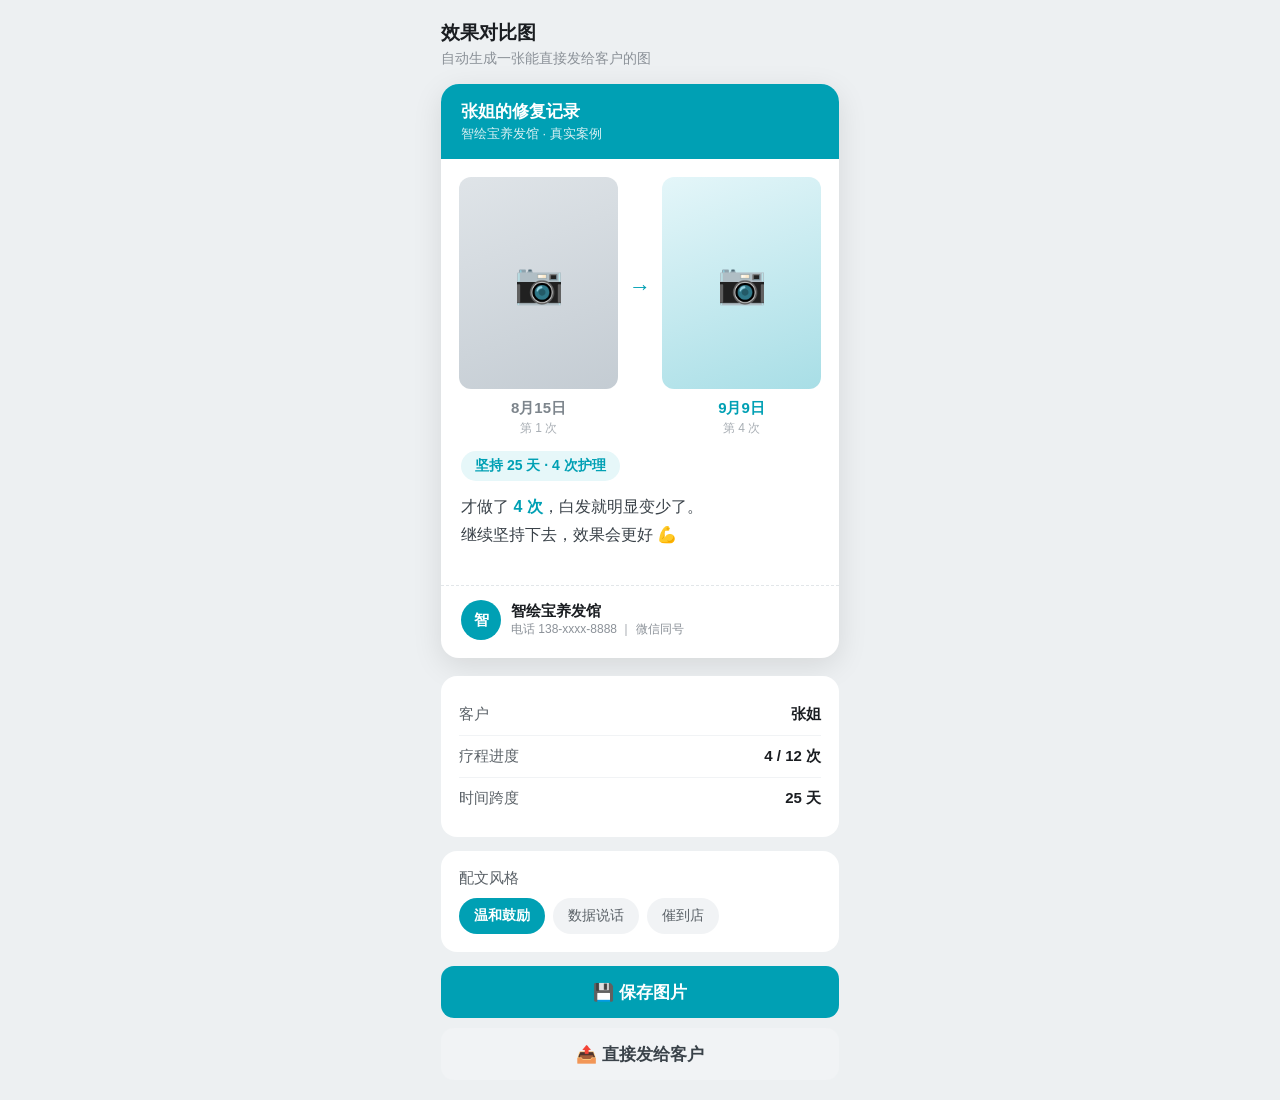
<file: compare_poster.html>
<!DOCTYPE html>
<html lang="zh-CN">
<head>
<meta charset="UTF-8">
<meta name="viewport" content="width=device-width,initial-scale=1">
<title>效果对比图 · 生成器</title>
<style>
  *{margin:0;padding:0;box-sizing:border-box;}
  body{
    font-family:-apple-system,"PingFang SC","Microsoft YaHei",sans-serif;
    background:#EDF0F2;display:flex;justify-content:center;
    min-height:100vh;padding:20px 0;color:#1A1D21;
  }
  .wrap{width:100%;max-width:430px;padding:0 16px;}

  h2{font-size:19px;margin-bottom:4px;}
  .tip{font-size:14px;color:#8B9198;margin-bottom:16px;}

  /* ============ 生成出来的对比图 ============ */
  .poster{
    background:#fff;border-radius:18px;overflow:hidden;
    box-shadow:0 8px 30px rgba(0,0,0,.1);margin-bottom:18px;
  }
  .poster-head{
    background:#00A0B4;padding:16px 20px;color:#fff;
  }
  .poster-head .t{font-size:17px;font-weight:700;}
  .poster-head .s{font-size:13px;opacity:.85;margin-top:2px;}

  .pair{display:flex;padding:18px 18px 8px;gap:0;}
  .side{flex:1;text-align:center;position:relative;}
  .side .box{
    width:100%;aspect-ratio:3/4;border-radius:12px;
    display:flex;align-items:center;justify-content:center;
    font-size:40px;position:relative;overflow:hidden;
  }
  .side.before .box{background:linear-gradient(160deg,#DFE4E8,#C4CCD3);}
  .side.after  .box{background:linear-gradient(160deg,#E4F6F9,#A8DEE6);}
  .side .label{
    margin-top:10px;font-size:15px;font-weight:700;
  }
  .side.before .label{color:#7D858C;}
  .side.after  .label{color:#00A0B4;}
  .side .sub{font-size:12px;color:#A8AEB4;margin-top:2px;}

  .arrow{
    width:44px;display:flex;align-items:center;justify-content:center;
    font-size:22px;color:#00A0B4;font-weight:700;flex-shrink:0;
    padding-bottom:40px;
  }

  .poster-body{padding:6px 20px 20px;}
  .count{
    display:inline-block;background:#E6F7F9;color:#00A0B4;
    font-size:14px;font-weight:700;padding:6px 14px;border-radius:20px;
    margin-bottom:12px;
  }
  .quote{
    font-size:16px;line-height:1.75;color:#3A4249;
    margin-bottom:16px;
  }
  .quote b{color:#00A0B4;}

  .poster-foot{
    border-top:1px dashed #E2E6E9;padding:14px 20px 18px;
    display:flex;align-items:center;gap:10px;
  }
  .avatar{
    width:40px;height:40px;border-radius:50%;background:#00A0B4;
    color:#fff;display:flex;align-items:center;justify-content:center;
    font-size:15px;font-weight:700;flex-shrink:0;
  }
  .foot-txt .n{font-size:15px;font-weight:700;}
  .foot-txt .d{font-size:12px;color:#8B9198;}

  /* ============ 控制区 ============ */
  .ctrl{background:#fff;border-radius:16px;padding:18px;margin-bottom:14px;}
  .ctrl .row{display:flex;align-items:center;justify-content:space-between;
    padding:11px 0;border-bottom:1px solid #F1F3F5;}
  .ctrl .row:last-child{border-bottom:none;}
  .ctrl .k{font-size:15px;color:#5A6167;}
  .ctrl .v{font-size:15px;font-weight:600;}
  .chips{display:flex;gap:8px;flex-wrap:wrap;margin-top:10px;}
  .chip{
    padding:9px 15px;border-radius:20px;background:#F1F3F5;
    font-size:14px;color:#5A6167;cursor:pointer;border:none;font-family:inherit;
  }
  .chip.on{background:#00A0B4;color:#fff;font-weight:600;}

  .btn{
    width:100%;height:52px;border:none;border-radius:13px;
    font-size:17px;font-weight:700;font-family:inherit;cursor:pointer;
    display:flex;align-items:center;justify-content:center;gap:8px;
  }
  .btn-main{background:#00A0B4;color:#fff;margin-bottom:10px;}
  .btn-sec{background:#F1F3F5;color:#3A4249;}
  .btn:active{opacity:.75;}

  .toast{
    position:fixed;left:50%;top:50%;transform:translate(-50%,-50%) scale(.9);
    background:rgba(26,29,33,.93);color:#fff;padding:15px 26px;
    border-radius:13px;font-size:16px;font-weight:600;
    opacity:0;pointer-events:none;transition:all .2s;z-index:300;
  }
  .toast.on{opacity:1;transform:translate(-50%,-50%) scale(1);}
</style>
</head>
<body>
<div class="wrap">

  <h2>效果对比图</h2>
  <div class="tip">自动生成一张能直接发给客户的图</div>

  <!-- ======== 成品预览 ======== -->
  <div class="poster" id="poster">
    <div class="poster-head">
      <div class="t" id="pName">张姐的修复记录</div>
      <div class="s">智绘宝养发馆 · 真实案例</div>
    </div>

    <div class="pair">
      <div class="side before">
        <div class="box">📷</div>
        <div class="label" id="pBeforeLabel">8月15日</div>
        <div class="sub" id="pBeforeSub">第 1 次</div>
      </div>
      <div class="arrow">→</div>
      <div class="side after">
        <div class="box">📷</div>
        <div class="label" id="pAfterLabel">9月9日</div>
        <div class="sub" id="pAfterSub">第 4 次</div>
      </div>
    </div>

    <div class="poster-body">
      <div class="count" id="pCount">坚持 25 天 · 4 次护理</div>
      <div class="quote" id="pQuote">
        才做了 <b>4 次</b>，白发就明显变少了。<br>
        继续坚持下去，效果会更好 💪
      </div>
    </div>

    <div class="poster-foot">
      <div class="avatar">智</div>
      <div class="foot-txt">
        <div class="n">智绘宝养发馆</div>
        <div class="d">电话 138-xxxx-8888 ｜ 微信同号</div>
      </div>
    </div>
  </div>

  <!-- ======== 控制区 ======== -->
  <div class="ctrl">
    <div class="row"><span class="k">客户</span><span class="v" id="cName">张姐</span></div>
    <div class="row"><span class="k">疗程进度</span><span class="v" id="cProg">4 / 12 次</span></div>
    <div class="row"><span class="k">时间跨度</span><span class="v" id="cSpan">25 天</span></div>
  </div>

  <div class="ctrl">
    <div style="font-size:15px;color:#5A6167;margin-bottom:2px;">配文风格</div>
    <div class="chips">
      <button class="chip on" onclick="setStyle(this,'warm')">温和鼓励</button>
      <button class="chip" onclick="setStyle(this,'data')">数据说话</button>
      <button class="chip" onclick="setStyle(this,'urgent')">催到店</button>
    </div>
  </div>

  <button class="btn btn-main" onclick="toast('已保存到相册 ✓')">💾 保存图片</button>
  <button class="btn btn-sec" onclick="toast('已发送给张姐 ✓')">📤 直接发给客户</button>

</div>

<div class="toast" id="toast"></div>

<script>
var STYLES = {
  warm: {
    count: '坚持 25 天 · 4 次护理',
    quote: '才做了 <b>4 次</b>，白发就明显变少了。<br>继续坚持下去，效果会更好 💪'
  },
  data: {
    count: '25 天 · 4 次 · 白发减少约 30%',
    quote: '第 1 次 &rarr; 第 4 次，<b>白发覆盖面积肉眼可见减少</b>。<br>按疗程做完，改善会更稳定。'
  },
  urgent: {
    count: '已隔 7 天 · 该做第 5 次了',
    quote: '<b>中间断档会影响效果</b>，建议这几天来把第 5 次补上。<br>您看明天下午方便吗？'
  }
};

function setStyle(el, key){
  document.querySelectorAll('.chip').forEach(function(c){ c.classList.remove('on'); });
  el.classList.add('on');
  document.getElementById('pCount').textContent = STYLES[key].count;
  document.getElementById('pQuote').innerHTML = STYLES[key].quote;
}

var tmr;
function toast(t){
  var el=document.getElementById('toast');
  el.textContent=t; el.classList.add('on');
  clearTimeout(tmr);
  tmr=setTimeout(function(){ el.classList.remove('on'); },1500);
}
</script>
</body>
</html>
</file>
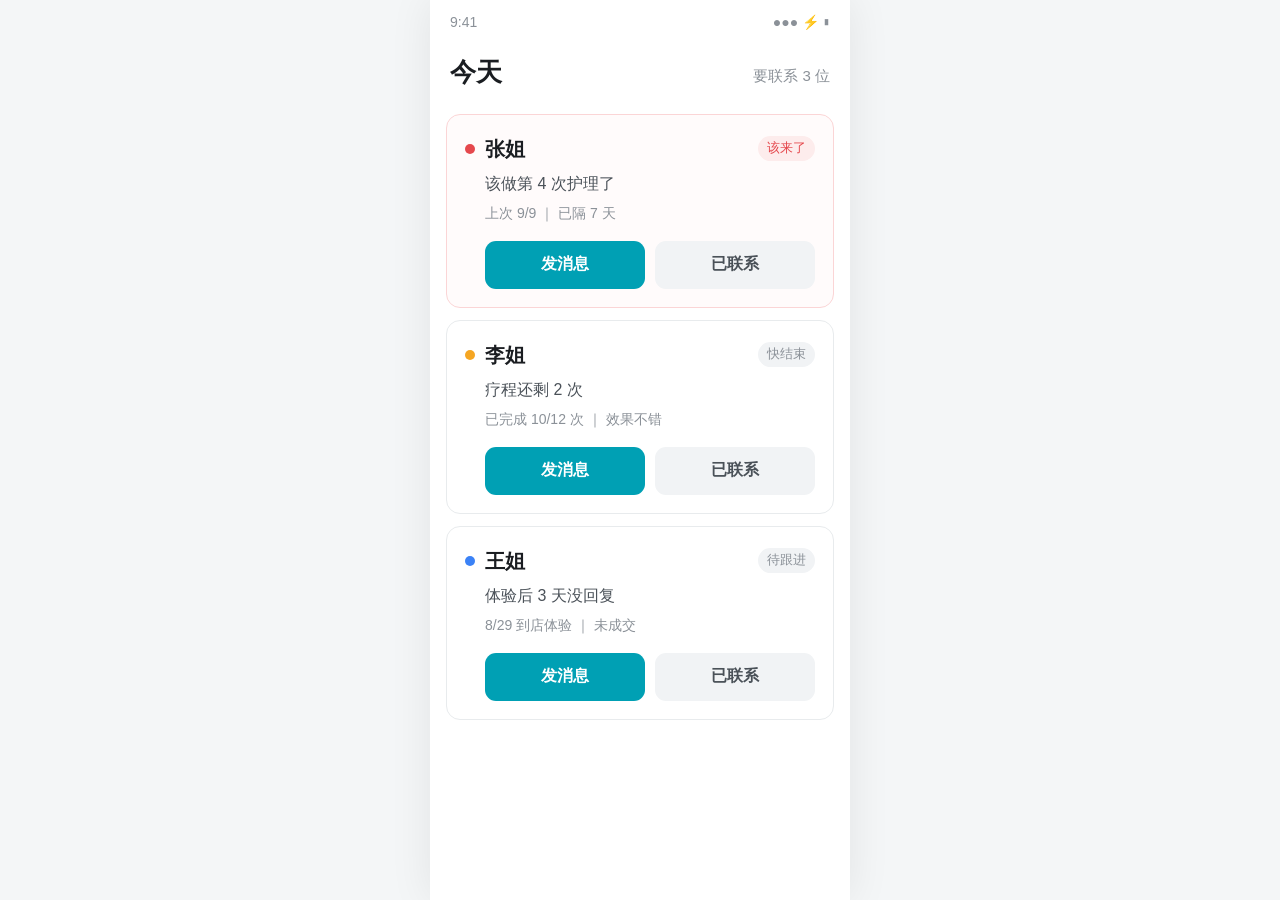
<file: prototype.html>
<!DOCTYPE html>
<html lang="zh-CN">
<head>
<meta charset="UTF-8">
<meta name="viewport" content="width=device-width,initial-scale=1,maximum-scale=1,user-scalable=no">
<title>发丝管家 · 原型</title>
<style>
  * { margin:0; padding:0; box-sizing:border-box; -webkit-tap-highlight-color:transparent; }
  :root{
    --red:#E5484D;
    --amber:#F5A623;
    --blue:#3B82F6;
    --ink:#1A1D21;
    --gray:#8B9198;
    --line:#E8EBED;
    --bg:#F4F6F7;
    --green:#00A0B4;
  }
  body{
    font-family:-apple-system,"PingFang SC","Microsoft YaHei",sans-serif;
    background:var(--bg); color:var(--ink);
    display:flex; justify-content:center; min-height:100vh;
    font-size:17px; line-height:1.6;
  }
  /* 手机外框 */
  .phone{
    width:100%; max-width:420px; background:#fff; min-height:100vh;
    position:relative; box-shadow:0 0 40px rgba(0,0,0,.08);
    display:flex; flex-direction:column;
  }
  /* 状态栏 */
  .statusbar{
    height:44px; display:flex; align-items:center; justify-content:space-between;
    padding:0 20px; font-size:14px; color:var(--gray); flex-shrink:0;
  }
  /* 页面 */
  .page{ display:none; flex:1; flex-direction:column; }
  .page.active{ display:flex; }

  /* 顶部标题 */
  .head{
    padding:8px 20px 20px; display:flex; align-items:baseline;
    justify-content:space-between; flex-shrink:0;
  }
  .head h1{ font-size:26px; font-weight:700; letter-spacing:-.5px; }
  .head .sub{ font-size:15px; color:var(--gray); }

  /* 待办列表 */
  .list{ flex:1; overflow-y:auto; padding:0 16px 100px; }
  .card{
    background:#fff; border:1.5px solid var(--line); border-radius:14px;
    padding:18px; margin-bottom:12px; position:relative;
    transition:transform .12s, box-shadow .12s;
  }
  .card:active{ transform:scale(.985); }
  .card.urgent{ border-color:#FBD5D6; background:#FFFBFB; }
  .card.done{ opacity:.45; }
  .card.done .btn{ pointer-events:none; }
  .card.done .btn-primary{ background:#C9CDD1 !important; }
  .card-top{ display:flex; align-items:center; gap:10px; margin-bottom:6px; }
  .dot{ width:10px; height:10px; border-radius:50%; flex-shrink:0; }
  .dot.r{ background:var(--red); }
  .dot.a{ background:var(--amber); }
  .dot.b{ background:var(--blue); }
  .cname{ font-size:20px; font-weight:700; }
  .ctag{
    font-size:13px; padding:2px 9px; border-radius:20px;
    background:#F1F3F5; color:var(--gray); margin-left:auto; font-weight:500;
  }
  .ctag.r{ background:#FDECEC; color:var(--red); }
  .card-line{ font-size:16px; color:#4A5158; margin:4px 0 0 20px; }
  .card-meta{ font-size:14px; color:var(--gray); margin:6px 0 0 20px; }

  /* 按钮 */
  .btns{ display:flex; gap:10px; margin:16px 0 0 20px; }
  .btn{
    flex:1; height:48px; border-radius:11px; border:none;
    font-size:16px; font-weight:600; cursor:pointer;
    display:flex; align-items:center; justify-content:center;
    font-family:inherit; transition:opacity .12s;
  }
  .btn:active{ opacity:.7; }
  .btn-primary{ background:var(--green); color:#fff; }
  .btn-ghost{ background:#F1F3F5; color:#4A5158; }

  /* 底部标签栏 */
  .tabbar{
    position:absolute; bottom:0; left:0; right:0; height:72px;
    background:#fff; border-top:1px solid var(--line);
    display:flex; align-items:center; padding-bottom:8px;
  }
  .tab{
    flex:1; text-align:center; font-size:13px; color:var(--gray);
    cursor:pointer; padding-top:10px;
  }
  .tab.on{ color:var(--green); font-weight:600; }
  .tab .ic{ font-size:21px; display:block; margin-bottom:2px; }

  /* 客户卡片页 */
  .detail-head{
    padding:12px 20px 20px; border-bottom:1px solid var(--line);
    flex-shrink:0; display:flex; align-items:center; gap:12px;
  }
  .back{
    width:40px;height:40px;border-radius:50%;background:#F1F3F5;
    display:flex;align-items:center;justify-content:center;
    font-size:19px; cursor:pointer; flex-shrink:0; border:none;
  }
  .dname{ font-size:22px; font-weight:700; }
  .dsub{ font-size:14px; color:var(--gray); }

  .body{ flex:1; overflow-y:auto; padding:20px; padding-bottom:100px; }

  .prog-wrap{ margin-bottom:22px; }
  .prog-label{ display:flex; justify-content:space-between; font-size:15px; margin-bottom:8px; }
  .prog-label b{ color:var(--green); }
  .prog-bar{ height:12px; background:#EEF1F3; border-radius:8px; overflow:hidden; }
  .prog-fill{ height:100%; background:var(--green); border-radius:8px; width:33%; }

  .info-row{
    display:flex; justify-content:space-between; padding:14px 0;
    border-bottom:1px solid var(--line); font-size:16px;
  }
  .info-row .k{ color:var(--gray); }
  .info-row .v{ font-weight:600; }
  .info-row .v.hot{ color:var(--red); }

  .sec-title{
    font-size:15px; font-weight:700; color:var(--gray);
    margin:26px 0 12px; letter-spacing:.5px;
  }

  /* 效果图 */
  .photos{ display:flex; gap:10px; overflow-x:auto; padding-bottom:6px; }
  .ph{
    width:96px; height:120px; border-radius:10px; flex-shrink:0;
    background:linear-gradient(135deg,#E8EBED,#D8DDE1);
    display:flex; flex-direction:column; align-items:center; justify-content:center;
    font-size:13px; color:var(--gray); position:relative; overflow:hidden;
  }
  .ph.pick{ border:2.5px solid var(--green); background:linear-gradient(135deg,#E6F7F9,#D0EDF1); }
  .ph .d{ position:absolute; bottom:6px; font-size:12px; }
  .ph .em{ font-size:26px; }

  .note{
    background:#F7FAFB; border-left:3px solid var(--green);
    padding:14px 16px; border-radius:0 10px 10px 0; font-size:16px;
    color:#3A4249; line-height:1.7;
  }

  /* 底部固定操作条 */
  .actionbar{
    position:absolute; bottom:0; left:0; right:0;
    background:#fff; border-top:1px solid var(--line);
    padding:14px 16px 22px; display:flex; gap:10px;
  }

  /* 弹层 */
  .sheet-mask{
    position:fixed; inset:0; background:rgba(20,24,28,.45);
    display:none; align-items:flex-end; justify-content:center; z-index:100;
  }
  .sheet-mask.on{ display:flex; }
  .sheet{
    width:100%; max-width:420px; background:#fff;
    border-radius:22px 22px 0 0; padding:22px 20px 30px;
    animation:up .24s ease-out;
  }
  @keyframes up{ from{ transform:translateY(100%);} to{ transform:translateY(0);} }
  .sheet h3{ font-size:19px; margin-bottom:6px; }
  .sheet .hint{ font-size:14px; color:var(--gray); margin-bottom:16px; }
  .msgbox{
    background:#F7FAFB; border:1.5px solid #DDEEF1; border-radius:12px;
    padding:16px; font-size:17px; line-height:1.75; color:var(--ink);
    white-space:pre-wrap; margin-bottom:18px;
  }
  .sheet-btns{ display:flex; gap:10px; }
  .sheet-btns .btn{ height:52px; font-size:17px; }

  /* 提示 */
  .toast{
    position:fixed; left:50%; top:50%; transform:translate(-50%,-50%) scale(.9);
    background:rgba(26,29,33,.92); color:#fff; padding:16px 28px;
    border-radius:14px; font-size:17px; font-weight:600;
    opacity:0; pointer-events:none; transition:all .2s; z-index:200;
  }
  .toast.on{ opacity:1; transform:translate(-50%,-50%) scale(1); }

  .done-title{
    text-align:center; padding:60px 20px; color:var(--gray); font-size:17px;
  }
  .done-title .em{ font-size:52px; display:block; margin-bottom:16px; }
</style>
</head>
<body>
<div class="phone">

  <!-- ========== 页面 1：今日待办 ========== -->
  <div class="page active" id="pg-home">
    <div class="statusbar"><span>9:41</span><span>●●● ⚡ ▮</span></div>
    <div class="head">
      <h1>今天</h1>
      <span class="sub" id="todoCount">要联系 3 位</span>
    </div>

    <div class="list" id="todoList">
      <!-- 卡片 1 -->
      <div class="card urgent" data-id="1">
        <div class="card-top">
          <span class="dot r"></span>
          <span class="cname">张姐</span>
          <span class="ctag r">该来了</span>
        </div>
        <div class="card-line">该做第 4 次护理了</div>
        <div class="card-meta">上次 9/9 ｜ 已隔 7 天</div>
        <div class="btns">
          <button class="btn btn-primary" onclick="openMsg(1,'张姐','该做第4次护理','上次是9/9做的，建议这几天来哦')">发消息</button>
          <button class="btn btn-ghost" onclick="markDone(this,1)">已联系</button>
        </div>
      </div>

      <!-- 卡片 2 -->
      <div class="card" data-id="2">
        <div class="card-top">
          <span class="dot a"></span>
          <span class="cname">李姐</span>
          <span class="ctag">快结束</span>
        </div>
        <div class="card-line">疗程还剩 2 次</div>
        <div class="card-meta">已完成 10/12 次 ｜ 效果不错</div>
        <div class="btns">
          <button class="btn btn-primary" onclick="openMsg(2,'李姐','疗程快结束了','这12次做下来效果挺好的，要不要看看对比图')">发消息</button>
          <button class="btn btn-ghost" onclick="markDone(this,2)">已联系</button>
        </div>
      </div>

      <!-- 卡片 3 -->
      <div class="card" data-id="3">
        <div class="card-top">
          <span class="dot b"></span>
          <span class="cname">王姐</span>
          <span class="ctag">待跟进</span>
        </div>
        <div class="card-line">体验后 3 天没回复</div>
        <div class="card-meta">8/29 到店体验 ｜ 未成交</div>
        <div class="btns">
          <button class="btn btn-primary" onclick="openMsg(3,'王姐','体验后跟进','上次您来体验感觉怎么样呀？我给您看几个和您情况差不多的对比')">发消息</button>
          <button class="btn btn-ghost" onclick="markDone(this,3)">已联系</button>
        </div>
      </div>
    </div>
  </div>

  <!-- ========== 页面 2：客户卡片 ========== -->
  <div class="page" id="pg-detail">
    <div class="statusbar"><span>9:41</span><span>●●● ⚡ ▮</span></div>
    <div class="detail-head">
      <button class="back" onclick="go('pg-home')">←</button>
      <div>
        <div class="dname">张姐</div>
        <div class="dsub">疗程A · 白发转黑</div>
      </div>
    </div>

    <div class="body">
      <div class="prog-wrap">
        <div class="prog-label"><span>疗程进度</span><span><b>4</b> / 12 次</span></div>
        <div class="prog-bar"><div class="prog-fill"></div></div>
      </div>

      <div class="info-row"><span class="k">上次到店</span><span class="v">9月9日</span></div>
      <div class="info-row"><span class="k">下次该来</span><span class="v hot">今天</span></div>
      <div class="info-row"><span class="k">已隔</span><span class="v">7 天</span></div>
      <div class="info-row"><span class="k">预计完成</span><span class="v">11月20日</span></div>

      <div class="sec-title">效果记录 <span style="font-weight:400;color:#B0B6BC;font-size:13px;margin-left:6px;">点击对比</span></div>
      <div class="photos" id="photoRow">
        <div class="ph" onclick="pickPhoto(0)"><span class="em">📷</span><span class="d">8/15</span></div>
        <div class="ph" onclick="pickPhoto(1)"><span class="em">📷</span><span class="d">9/1</span></div>
        <div class="ph" onclick="pickPhoto(2)"><span class="em">📷</span><span class="d">9/9</span></div>
        <div class="ph" onclick="toast('拍照已记录')"><span class="em">＋</span></div>
      </div>
      <button class="btn btn-ghost" style="width:100%;margin-top:12px;" onclick="openCompare()">📊 生成对比图给客户看</button>

      <div class="sec-title">上次聊到</div>
      <div class="note">女儿下个月结婚，想拍好看点</div>
    </div>

    <div class="actionbar">
      <button class="btn btn-primary" onclick="openMsg(1,'张姐','该做第4次护理','上次是9/9做的，建议这几天来哦')">发消息</button>
      <button class="btn btn-ghost" onclick="go('pg-home');toast('已记录到店')">记录到店</button>
    </div>
  </div>

  <!-- ========== 页面 3：其他（占位） ========== -->
  <div class="page" id="pg-list">
    <div class="statusbar"><span>9:41</span><span>●●● ⚡ ▮</span></div>
    <div class="head"><h1>客户</h1><span class="sub">共 87 位</span></div>
    <div class="list">
      <div class="card" onclick="go('pg-detail')" style="cursor:pointer">
        <div class="card-top"><span class="dot r"></span><span class="cname">张姐</span><span class="ctag">4/12</span></div>
        <div class="card-meta">今天该来</div>
      </div>
      <div class="card" onclick="toast('原型只做了张姐的详情')">
        <div class="card-top"><span class="dot a"></span><span class="cname">李姐</span><span class="ctag">10/12</span></div>
        <div class="card-meta">还剩 2 次</div>
      </div>
      <div class="card" onclick="toast('原型只做了张姐的详情')">
        <div class="card-top"><span class="dot b"></span><span class="cname">王姐</span><span class="ctag">未成交</span></div>
        <div class="card-meta">体验后待跟进</div>
      </div>
      <div class="card" onclick="toast('原型只做了 3 个客户')">
        <div class="card-top"><span class="dot b"></span><span class="cname">刘姐</span><span class="ctag">8/12</span></div>
        <div class="card-meta">9/12 到店</div>
      </div>
    </div>
    <div class="tabbar">
      <div class="tab" onclick="go('pg-home')"><span class="ic">☑</span>今天</div>
      <div class="tab on"><span class="ic">☰</span>客户</div>
      <div class="tab" onclick="toast('暂未开放')"><span class="ic">⚙</span>设置</div>
    </div>
  </div>

</div>

<!-- 发消息弹层 -->
<div class="sheet-mask" id="mask">
  <div class="sheet">
    <h3 id="shTitle">发给张姐</h3>
    <div class="hint">内容可以改，也可以直接发</div>
    <div class="msgbox" id="shMsg"></div>
    <div class="sheet-btns">
      <button class="btn btn-ghost" onclick="toast('原型：不做编辑')">改一改</button>
      <button class="btn btn-primary" onclick="doSend()">直接发送</button>
    </div>
  </div>
</div>

<div class="toast" id="toast"></div>

<!-- 对比图弹层 -->
<div class="sheet-mask" id="cmpMask">
  <div class="sheet">
    <h3>效果对比 · 张姐</h3>
    <div class="hint">8月15日 首次 → 9月9日 第4次</div>
    <div style="display:flex;gap:8px;align-items:center;margin-bottom:8px;">
      <div style="flex:1;text-align:center;">
        <div style="aspect-ratio:3/4;border-radius:12px;background:linear-gradient(160deg,#DDE2E6,#C8CFD5);display:flex;align-items:center;justify-content:center;font-size:34px;">📷</div>
        <div style="font-size:14px;color:#8B9198;margin-top:8px;">8月15日</div>
        <div style="font-size:13px;color:#B0B6BC;">白发较多</div>
      </div>
      <div style="font-size:22px;color:#00A0B4;font-weight:700;">→</div>
      <div style="flex:1;text-align:center;">
        <div style="aspect-ratio:3/4;border-radius:12px;background:linear-gradient(160deg,#E6F7F9,#B8E4EA);display:flex;align-items:center;justify-content:center;font-size:34px;">📷</div>
        <div style="font-size:14px;color:#00A0B4;margin-top:8px;font-weight:600;">9月9日</div>
        <div style="font-size:13px;color:#00A0B4;">明显转黑</div>
      </div>
    </div>
    <div style="background:#F7FAFB;border-radius:10px;padding:12px 14px;font-size:15px;color:#4A5158;line-height:1.7;margin-bottom:18px;">
      💡 发给客户时附一句：您看，才 4 次就有变化了，坚持做完效果会更好～
    </div>
    <div class="sheet-btns">
      <button class="btn btn-ghost" onclick="closeCmp()">关闭</button>
      <button class="btn btn-primary" onclick="closeCmp();toast('对比图已发送 ✓')">发给张姐</button>
    </div>
  </div>
</div>

<script>
/* ---------- 页面切换 ---------- */
function go(id){
  document.querySelectorAll('.page').forEach(function(p){ p.classList.remove('active'); });
  document.getElementById(id).classList.add('active');
}

/* ---------- 提示 ---------- */
var tmr;
function toast(txt){
  var t=document.getElementById('toast');
  t.textContent=txt; t.classList.add('on');
  clearTimeout(tmr);
  tmr=setTimeout(function(){ t.classList.remove('on'); },1600);
}

/* ---------- 发消息 ---------- */
var curId=null, curCard=null;
function openMsg(id,name,subject,detail){
  curId=id;
  curCard=document.querySelector('.card[data-id="'+id+'"]');
  document.getElementById('shTitle').textContent='发给 '+name;
  document.getElementById('shMsg').textContent =
    name+'好~ 您的疗程'+subject+'啦，'+detail+'。\n您看明天下午方便吗？🙂';
  document.getElementById('mask').classList.add('on');
}

function doSend(){
  document.getElementById('mask').classList.remove('on');
  if(curCard){ markDone(null,curId,true); }
  toast('消息已发送 ✓');
}

/* ---------- 标记已联系 ---------- */
function markDone(btn,id,silent){
  var card=document.querySelector('.card[data-id="'+id+'"]');
  if(card){ card.classList.add('done'); }
  var left=document.querySelectorAll('#todoList .card:not(.done)').length;
  var el=document.getElementById('todoCount');
  el.textContent = left>0 ? ('要联系 '+left+' 位') : '今天都联系完了';
  if(left===0){
    var l=document.getElementById('todoList');
    setTimeout(function(){
      l.innerHTML='<div class="done-title"><span class="em">🎉</span>今天的联系都做完了<br>休息一下吧</div>';
    },400);
  }
}

/* ---------- 对比图 ---------- */
function openCompare(){
  document.getElementById('cmpMask').classList.add('on');
}
function closeCmp(){
  document.getElementById('cmpMask').classList.remove('on');
}
function pickPhoto(i){
  document.querySelectorAll('#photoRow .ph').forEach(function(p){ p.classList.remove('pick'); });
  document.querySelectorAll('#photoRow .ph')[i].classList.add('pick');
}

/* ---------- 底部 tab ---------- */
document.querySelectorAll('.tab').forEach(function(t){
  t.addEventListener('click',function(){
    document.querySelectorAll('.tab').forEach(function(x){x.classList.remove('on');});
    t.classList.add('on');
  });
});
</script>
</body>
</html>
</file>
<file: app/app.css>
/* ==========================================================================
   发丝管家 · 样式
   硬约束：字号≥16px / 按钮≥48px / 一屏一件事 / 颜色≤3种(红黄灰)+品牌青
   ========================================================================== */
*{margin:0;padding:0;box-sizing:border-box;-webkit-tap-highlight-color:transparent}
:root{
  --red:#E5484D;        /* 紧急 */
  --amber:#F5A623;      /* 注意 */
  --ink:#1C1E26;        /* 文字 */
  --gray:#8B9198;       /* 次要 */
  --line:#E8EBED;
  --bg:#F4F6F7;
  --brand:#00A0B4;      /* 品牌青 */
  --brand-l:#E6F7F9;
}
html,body{height:100%}
body{
  font-family:-apple-system,BlinkMacSystemFont,"PingFang SC","Hiragino Sans GB","Microsoft YaHei",sans-serif;
  background:var(--bg);color:var(--ink);
  font-size:17px;line-height:1.6;
  display:flex;justify-content:center;
  -webkit-font-smoothing:antialiased;
  overscroll-behavior-y:none;
}
.phone{
  width:100%;max-width:430px;background:#fff;height:100vh;height:100dvh;
  position:relative;display:flex;flex-direction:column;overflow:hidden;
  box-shadow:0 0 50px rgba(0,0,0,.07);
}

/* ---------- 页面 ---------- */
.page{display:none;flex:1;flex-direction:column;overflow:hidden;padding-top:env(safe-area-inset-top)}
.page.active{display:flex}

.head{
  padding:26px 20px 16px;display:flex;align-items:baseline;
  justify-content:space-between;flex-shrink:0;gap:12px;
}
.head h1{font-size:29px;font-weight:700;letter-spacing:-.6px}
.head .sub{font-size:15px;color:var(--gray)}
.head-add{
  height:48px;padding:0 18px;border-radius:24px;border:none;
  background:var(--brand-l);color:var(--brand);font-weight:600;font-size:16px;
  font-family:inherit;cursor:pointer;flex-shrink:0;
}
.head-add:active{opacity:.7}

.list{flex:1;overflow-y:auto;padding:0 16px 110px;-webkit-overflow-scrolling:touch}

/* ---------- 待办卡片 ---------- */
.card{
  background:#fff;border:1.5px solid var(--line);border-radius:16px;
  padding:18px;margin-bottom:12px;transition:transform .12s;
}
.card:active{transform:scale(.985)}
.card.urgent{border-color:#FBD5D6;background:#FFFBFB}
.card.done{opacity:.42}
.card.done .btn{pointer-events:none}
.card.done .btn-primary{background:#C9CDD1!important}

.card-top{display:flex;align-items:center;gap:10px;margin-bottom:8px}
.dot{width:11px;height:11px;border-radius:50%;flex-shrink:0}
.dot.r{background:var(--red)}.dot.a{background:var(--amber)}.dot.b{background:var(--gray)}
.cname{font-size:21px;font-weight:700}
.ctag{
  font-size:13px;padding:3px 10px;border-radius:20px;background:#F1F3F5;
  color:var(--gray);margin-left:auto;font-weight:500;white-space:nowrap;
}
.ctag.r{background:#FDECEC;color:var(--red)}
.ctag.a{background:#FEF4E6;color:#C77E00}
.card-line{font-size:17px;color:#4A5158;margin:2px 0 0 21px}
.card-meta{font-size:14px;color:var(--gray);margin:7px 0 0 21px}

/* ---------- 按钮 ---------- */
.btns{display:flex;gap:10px;margin:16px 0 0 21px}
.btn{
  height:48px;border-radius:12px;border:none;font-size:16px;font-weight:600;
  cursor:pointer;display:flex;align-items:center;justify-content:center;
  font-family:inherit;transition:opacity .12s;padding:0 16px;flex:1;
}
.btn:active{opacity:.68}
.btn-primary{background:var(--brand);color:#fff}
.btn-ghost{background:#F1F3F5;color:#4A5158}
.btn-danger{background:#FDECEC;color:var(--red)}
.w100{width:100%;flex:none}
.btn-big{height:54px;font-size:17px}

/* ---------- 底部 tab ---------- */
.tabbar{
  position:absolute;bottom:0;left:0;right:0;
  background:rgba(255,255,255,.97);backdrop-filter:blur(12px);
  border-top:1px solid var(--line);
  display:flex;align-items:center;
  padding-bottom:env(safe-area-inset-bottom);height:calc(70px + env(safe-area-inset-bottom));
}
.tab{
  flex:1;text-align:center;font-size:13px;color:var(--gray);
  cursor:pointer;padding-top:4px;user-select:none;
}
.tab.on{color:var(--brand);font-weight:600}
.tab .ic{font-size:21px;display:block;margin-bottom:1px}

/* ---------- 详情页 ---------- */
.detail-head{
  padding:16px 16px 16px;border-bottom:1px solid var(--line);
  flex-shrink:0;display:flex;align-items:center;gap:12px;
}
.back{
  width:44px;height:44px;border-radius:50%;background:#F1F3F5;
  display:flex;align-items:center;justify-content:center;
  font-size:19px;cursor:pointer;flex-shrink:0;border:none;font-family:inherit;
  color:var(--ink);
}
.back:active{opacity:.7}
.dh-txt{flex:1;min-width:0}
.dname{font-size:22px;font-weight:700;white-space:nowrap;overflow:hidden;text-overflow:ellipsis}
.dsub{font-size:14px;color:var(--gray)}

.body{flex:1;overflow-y:auto;padding:20px 20px 110px;-webkit-overflow-scrolling:touch}

/* 进度条 */
.prog-wrap{margin-bottom:26px}
.prog-label{display:flex;justify-content:space-between;font-size:16px;margin-bottom:9px}
.prog-label b{color:var(--brand);font-size:18px}
.prog-bar{height:13px;background:#EEF1F3;border-radius:8px;overflow:hidden}
.prog-fill{height:100%;background:var(--brand);border-radius:8px;transition:width .4s}

.info-row{
  display:flex;justify-content:space-between;padding:15px 0;
  border-bottom:1px solid var(--line);font-size:17px;
}
.info-row .k{color:var(--gray)}
.info-row .v{font-weight:600}
.info-row .v.hot{color:var(--red)}

.sec-title{
  font-size:15px;font-weight:700;color:var(--gray);
  margin:28px 0 13px;letter-spacing:.4px;display:flex;align-items:center;
}
.sec-title .tip{font-weight:400;color:#B0B6BC;font-size:13px;margin-left:8px}

/* 照片 */
.photos{display:flex;gap:11px;overflow-x:auto;padding:2px 2px 10px;-webkit-overflow-scrolling:touch}
.ph{
  width:104px;height:132px;border-radius:12px;flex-shrink:0;
  background:#F4F6F7;border:1.5px dashed #D8DDE1;
  display:flex;flex-direction:column;align-items:center;justify-content:center;
  font-size:13px;color:var(--gray);position:relative;overflow:hidden;cursor:pointer;
}
.ph.has{border:none;border:2px solid var(--line)}
.ph img{width:100%;height:100%;object-fit:cover}
.ph .d{
  position:absolute;bottom:0;left:0;right:0;
  background:linear-gradient(transparent,rgba(0,0,0,.66));
  color:#fff;font-size:12px;padding:12px 5px 4px;text-align:center;font-weight:500;
}
.ph .em{font-size:28px}
.ph.add .em{color:var(--brand)}

.note{
  background:#F7FAFB;border-left:3px solid var(--brand);
  padding:15px 16px;border-radius:0 10px 10px 0;font-size:17px;color:#3A4249;
}
.empty-tip{color:var(--gray);font-size:15px;padding:8px 2px}

/* ---------- 弹层 ---------- */
.sheet-mask{
  position:fixed;inset:0;background:rgba(20,24,28,.47);
  display:none;align-items:flex-end;justify-content:center;z-index:100;
}
.sheet-mask.on{display:flex}
.sheet{
  width:100%;max-width:430px;background:#fff;
  border-radius:24px 24px 0 0;padding:24px 20px calc(28px + env(safe-area-inset-bottom));
  max-height:92vh;overflow-y:auto;
  animation:up .26s cubic-bezier(.2,.9,.3,1);
}
@keyframes up{from{transform:translateY(100%)}to{transform:translateY(0)}}
.sheet h3{font-size:20px;margin-bottom:5px}
.sheet .hint{font-size:14px;color:var(--gray);margin-bottom:16px}

.msgbox{
  width:100%;background:#F7FAFB;border:1.5px solid #DDEEF1;border-radius:12px;
  padding:16px;font-size:17px;line-height:1.75;color:var(--ink);
  font-family:inherit;resize:none;margin-bottom:16px;
}
.sheet-btns{display:flex;gap:10px}
.sheet-btns .btn{height:52px;font-size:17px}

/* 表单 */
.field{display:block;margin-bottom:16px}
.field span{display:block;font-size:15px;color:var(--gray);margin-bottom:7px}
.field input{
  width:100%;height:50px;border:1.5px solid var(--line);border-radius:12px;
  padding:0 15px;font-size:17px;font-family:inherit;color:var(--ink);
  background:#fff;
}
.field input:focus{outline:none;border-color:var(--brand);background:#FCFEFF}
.row2{display:flex;gap:12px}
.row2 .field{flex:1}

/* 对比图预览 */
.cmp-preview{
  background:#F4F6F7;border-radius:14px;padding:12px;
  display:flex;align-items:center;justify-content:center;min-height:180px;
}
.cmp-preview img{width:100%;border-radius:10px;display:block}
.cmp-loading{color:var(--gray);font-size:15px;padding:50px 0}

/* 大图查看 */
.viewer{
  position:fixed;inset:0;background:rgba(10,12,15,.95);z-index:300;
  display:none;flex-direction:column;align-items:center;justify-content:center;
  padding:20px;gap:20px;
}
.viewer.on{display:flex}
.viewer img{max-width:100%;max-height:72vh;border-radius:14px}
.viewer-btns{display:flex;gap:12px;width:100%;max-width:400px}
.viewer-btns .btn{height:52px}

/* 提示 */
.toast{
  position:fixed;left:50%;top:50%;transform:translate(-50%,-50%) scale(.9);
  background:rgba(26,29,33,.93);color:#fff;padding:17px 28px;
  border-radius:14px;font-size:17px;font-weight:600;
  opacity:0;pointer-events:none;transition:all .2s;z-index:400;
  max-width:80vw;text-align:center;
}
.toast.on{opacity:1;transform:translate(-50%,-50%) scale(1)}

/* 完成态 */
.done-title{text-align:center;padding:70px 20px;color:var(--gray);font-size:17px}
.done-title .em{font-size:54px;display:block;margin-bottom:16px}

/* 统计 / 提示框 */
.stat-box{
  background:#F7FAFB;border-radius:14px;padding:18px;
  font-size:16px;color:#3A4249;line-height:2;
}
.stat-box b{color:var(--brand);font-size:19px}
.warn-box{
  background:#FFFBF2;border-left:3px solid var(--amber);
  padding:14px 16px;border-radius:0 10px 10px 0;
  font-size:15px;color:#7A6220;line-height:1.75;
}
.empty{
  text-align:center;padding:60px 24px;color:var(--gray);font-size:16px;line-height:1.9;
}
.empty .em{font-size:48px;display:block;margin-bottom:18px}
</file>
<file: v2/css/app.css>
/* ==========================================================================
   发丝管家 v2 · 样式
   沿用 v1 的视觉语言，保持品牌一致
   ========================================================================== */
*{margin:0;padding:0;box-sizing:border-box;-webkit-tap-highlight-color:transparent}
:root{
  --ink:#1C1E26;--gray:#8B9198;--line:#E8EBED;--bg:#F4F6F7;
  --brand:#00A0B4;--brand-l:#E6F7F9;--red:#E5484D;--amber:#F5A623;--green:#12A150;
}
html,body{height:100%}
body{
  font-family:-apple-system,BlinkMacSystemFont,"PingFang SC","Microsoft YaHei",sans-serif;
  background:var(--bg);color:var(--ink);font-size:16px;line-height:1.6;
  display:flex;justify-content:center;-webkit-font-smoothing:antialiased;
}
.screen{
  display:none;width:100%;max-width:480px;background:#fff;height:100vh;height:100dvh;
  flex-direction:column;overflow:hidden;position:relative;
}
.screen.active{display:flex}

/* ---------- 顶栏 ---------- */
.topbar{
  display:flex;align-items:center;gap:10px;padding:14px 16px;
  border-bottom:1px solid var(--line);flex-shrink:0;
  padding-top:calc(14px + env(safe-area-inset-top));
}
.tb-title{font-size:18px;font-weight:700;flex:1}
.back{width:40px;height:40px;border-radius:50%;background:#F1F3F5;border:none;
  font-size:18px;cursor:pointer;font-family:inherit;flex-shrink:0}
.tb-right{background:none;border:none;color:var(--brand);font-size:15px;
  font-weight:600;font-family:inherit;cursor:pointer;padding:8px}

.body{flex:1;overflow-y:auto;-webkit-overflow-scrolling:touch;padding-bottom:90px}
.body.pad{padding:18px 16px}

/* ---------- 登录 ---------- */
.login-wrap{padding:50px 24px;display:flex;flex-direction:column;min-height:100vh}
.brand-block{text-align:center;margin-bottom:40px}
.logo{width:72px;height:72px;border-radius:20px;background:var(--brand);color:#fff;
  font-size:36px;display:flex;align-items:center;justify-content:center;margin:0 auto 18px}
.brand-block h1{font-size:28px;margin-bottom:6px}
.brand-block .tag{color:var(--gray);font-size:15px}

.role-list{display:flex;flex-direction:column;gap:12px}
.role-card{display:flex;align-items:center;gap:14px;padding:18px;
  border:1.5px solid var(--line);border-radius:16px;cursor:pointer;transition:.12s}
.role-card:active{background:#F7FAFB;transform:scale(.99)}
.rc-ic{font-size:26px;width:44px;text-align:center}
.rc-txt{flex:1}
.rc-txt b{display:block;font-size:17px}
.rc-txt span{font-size:14px;color:var(--gray)}
.rc-arrow{font-size:22px;color:var(--gray)}

.login-note{margin-top:30px;font-size:13px;color:var(--gray);text-align:center;line-height:1.9}
.login-note b{color:var(--brand)}

/* ---------- 表单 ---------- */
.field{display:block;margin-bottom:16px}
.field span{display:block;font-size:14px;color:var(--gray);margin-bottom:7px}
.field input{
  width:100%;height:50px;border:1.5px solid var(--line);border-radius:12px;
  padding:0 15px;font-size:16px;font-family:inherit;color:var(--ink);background:#fff;
}
.field input:focus{outline:none;border-color:var(--brand);background:#FCFEFF}
.field-note{font-size:14px;color:var(--gray);margin-bottom:18px}

/* ---------- 按钮 ---------- */
.btn{height:48px;border-radius:12px;border:none;font-size:16px;font-weight:600;
  font-family:inherit;cursor:pointer;padding:0 18px;transition:.12s}
.btn:active{opacity:.7}
.btn-primary{background:var(--brand);color:#fff}
.btn-ghost{background:#F1F3F5;color:#4A5158}
.btn-danger{background:#FDECEC;color:var(--red)}
.w100{width:100%}
.big{height:52px;font-size:17px}
.btn:disabled{background:#C9CDD1;cursor:not-allowed}

/* ---------- 区块 ---------- */
.sec{margin-bottom:24px}
.sec-h{font-size:15px;font-weight:700;color:var(--gray);margin-bottom:12px;
  display:flex;align-items:center;gap:8px}
.sec-tip{font-weight:400;font-size:13px;color:#B0B6BC}

/* 服务 chips */
.chips{display:flex;gap:10px;flex-wrap:wrap}
.chip{
  padding:12px 16px;border:1.5px solid var(--line);border-radius:12px;
  cursor:pointer;font-size:15px;transition:.12s;background:#fff;
}
.chip:active{transform:scale(.97)}
.chip.on{border-color:var(--brand);background:var(--brand-l);color:var(--brand);font-weight:600}
.chip .sub{display:block;font-size:12px;color:var(--gray);margin-top:2px;font-weight:400}
.chip.on .sub{color:var(--brand)}
.chip.off{opacity:.45;cursor:not-allowed}

/* 日期 */
.date-row{display:flex;gap:8px;overflow-x:auto;padding-bottom:4px}
.date-item{
  min-width:64px;padding:10px 6px;border:1.5px solid var(--line);border-radius:12px;
  text-align:center;cursor:pointer;flex-shrink:0;
}
.date-item.on{border-color:var(--brand);background:var(--brand-l)}
.date-item .d1{font-size:12px;color:var(--gray)}
.date-item .d2{font-size:18px;font-weight:700;margin-top:2px}
.date-item.on .d2{color:var(--brand)}

/* 时段 */
.slots{display:grid;grid-template-columns:repeat(3,1fr);gap:9px}
.slot{
  padding:12px 4px;border:1.5px solid var(--line);border-radius:11px;
  text-align:center;cursor:pointer;font-size:16px;font-weight:600;transition:.12s;
}
.slot:active{transform:scale(.97)}
.slot .rem{display:block;font-size:11.5px;color:var(--gray);font-weight:400;margin-top:2px}
.slot.on{border-color:var(--brand);border-width:2.5px;background:var(--brand-l);color:var(--brand)}
.slot.off{opacity:.4;cursor:not-allowed;background:#FAFBFC}
.slot.off .rem{color:#C9CDD1}

/* 底部操作条 */
.footer-bar{
  position:absolute;bottom:0;left:0;right:0;background:#fff;
  border-top:1px solid var(--line);padding:14px 16px;
  padding-bottom:calc(14px + env(safe-area-inset-bottom));
  display:flex;align-items:center;gap:14px;
}
.fb-info{flex:1;font-size:14px;color:#4A5158;line-height:1.5}
.fb-info b{color:var(--ink);font-size:15px}
.footer-bar .btn{flex:0 0 130px}

/* tab */
.tabs{display:flex;border-bottom:1px solid var(--line);flex-shrink:0}
.tab{flex:1;text-align:center;padding:14px 8px;font-size:15px;color:var(--gray);
  cursor:pointer;border-bottom:2.5px solid transparent}
.tab.on{color:var(--brand);font-weight:700;border-bottom-color:var(--brand)}

/* 列表卡片 */
.list-card{
  border:1.5px solid var(--line);border-radius:14px;padding:16px;margin-bottom:12px;
}
.lc-top{display:flex;align-items:center;gap:10px;margin-bottom:8px}
.lc-name{font-size:17px;font-weight:700;flex:1}
.lc-tag{font-size:12px;padding:3px 9px;border-radius:20px;background:#F1F3F5;color:var(--gray)}
.lc-tag.ok{background:#ECFAF2;color:var(--green)}
.lc-tag.wait{background:#FEF4E6;color:#C77E00}
.lc-tag.cancel{background:#FDECEC;color:var(--red)}
.lc-row{font-size:14px;color:#4A5158;margin-top:4px;display:flex;gap:8px}
.lc-row .k{color:var(--gray);min-width:56px}
.lc-actions{display:flex;gap:10px;margin-top:12px}
.lc-actions .btn{flex:1;height:42px;font-size:15px}

/* 空状态 */
.empty{text-align:center;padding:60px 24px;color:var(--gray);font-size:15px;line-height:2}
.empty .em{font-size:44px;display:block;margin-bottom:14px}

/* 弹层 */
.sheet-mask{position:fixed;inset:0;background:rgba(20,24,28,.45);display:none;
  align-items:flex-end;justify-content:center;z-index:100}
.sheet-mask.on{display:flex}
.sheet{width:100%;max-width:480px;background:#fff;border-radius:22px 22px 0 0;
  padding:22px 18px calc(24px + env(safe-area-inset-bottom));max-height:88vh;overflow-y:auto;
  animation:up .24s cubic-bezier(.2,.9,.3,1)}
@keyframes up{from{transform:translateY(100%)}to{transform:translateY(0)}}
.sheet h3{font-size:18px;margin-bottom:14px}

/* 排班编辑 */
.sch-row{display:flex;align-items:center;gap:8px;margin-bottom:10px}
.sch-row label{width:44px;font-size:14px;color:var(--gray);flex-shrink:0}
.sch-row input{flex:1;height:44px;border:1.5px solid var(--line);border-radius:10px;
  padding:0 10px;font-size:15px;font-family:inherit;text-align:center}
.day-toggle{display:flex;gap:6px;flex-wrap:wrap;margin-bottom:16px}
.day-toggle .d{width:42px;height:42px;border-radius:10px;border:1.5px solid var(--line);
  display:flex;align-items:center;justify-content:center;font-size:14px;cursor:pointer}
.day-toggle .d.on{background:var(--brand);color:#fff;border-color:var(--brand)}

/* 统计 */
.stat-grid{display:grid;grid-template-columns:1fr 1fr;gap:12px;margin-bottom:22px}
.stat-box{background:#F7FAFB;border-radius:14px;padding:16px;text-align:center}
.stat-box .num{font-size:26px;font-weight:700;color:var(--brand)}
.stat-box .lbl{font-size:13px;color:var(--gray);margin-top:2px}

/* toast */
.toast{position:fixed;left:50%;top:50%;transform:translate(-50%,-50%) scale(.9);
  background:rgba(26,29,33,.93);color:#fff;padding:16px 26px;border-radius:14px;
  font-size:16px;font-weight:600;opacity:0;pointer-events:none;transition:.2s;z-index:300;
  max-width:80vw;text-align:center}
.toast.on{opacity:1;transform:translate(-50%,-50%) scale(1)}

/* 提示框 */
.note-box{background:#F7FAFB;border-left:3px solid var(--brand);padding:13px 15px;
  border-radius:0 10px 10px 0;font-size:14px;color:#3A4249;line-height:1.75;margin-top:14px}
.warn-box{background:#FFFBF2;border-left:3px solid var(--amber);padding:13px 15px;
  border-radius:0 10px 10px 0;font-size:14px;color:#7A6220;line-height:1.75;margin-top:14px}

/* 开关 */
.switch-row{display:flex;align-items:center;justify-content:space-between;
  padding:16px 0;border-bottom:1px solid var(--line)}
.switch-row .sr-txt b{display:block;font-size:16px}
.switch-row .sr-txt span{font-size:13px;color:var(--gray)}
.sw{width:52px;height:30px;border-radius:15px;background:#D8DDE1;position:relative;
  cursor:pointer;transition:.2s;flex-shrink:0}
.sw::after{content:'';position:absolute;width:26px;height:26px;border-radius:50%;
  background:#fff;top:2px;left:2px;transition:.2s;box-shadow:0 1px 3px rgba(0,0,0,.2)}
.sw.on{background:var(--brand)}
.sw.on::after{left:24px}
</file>
